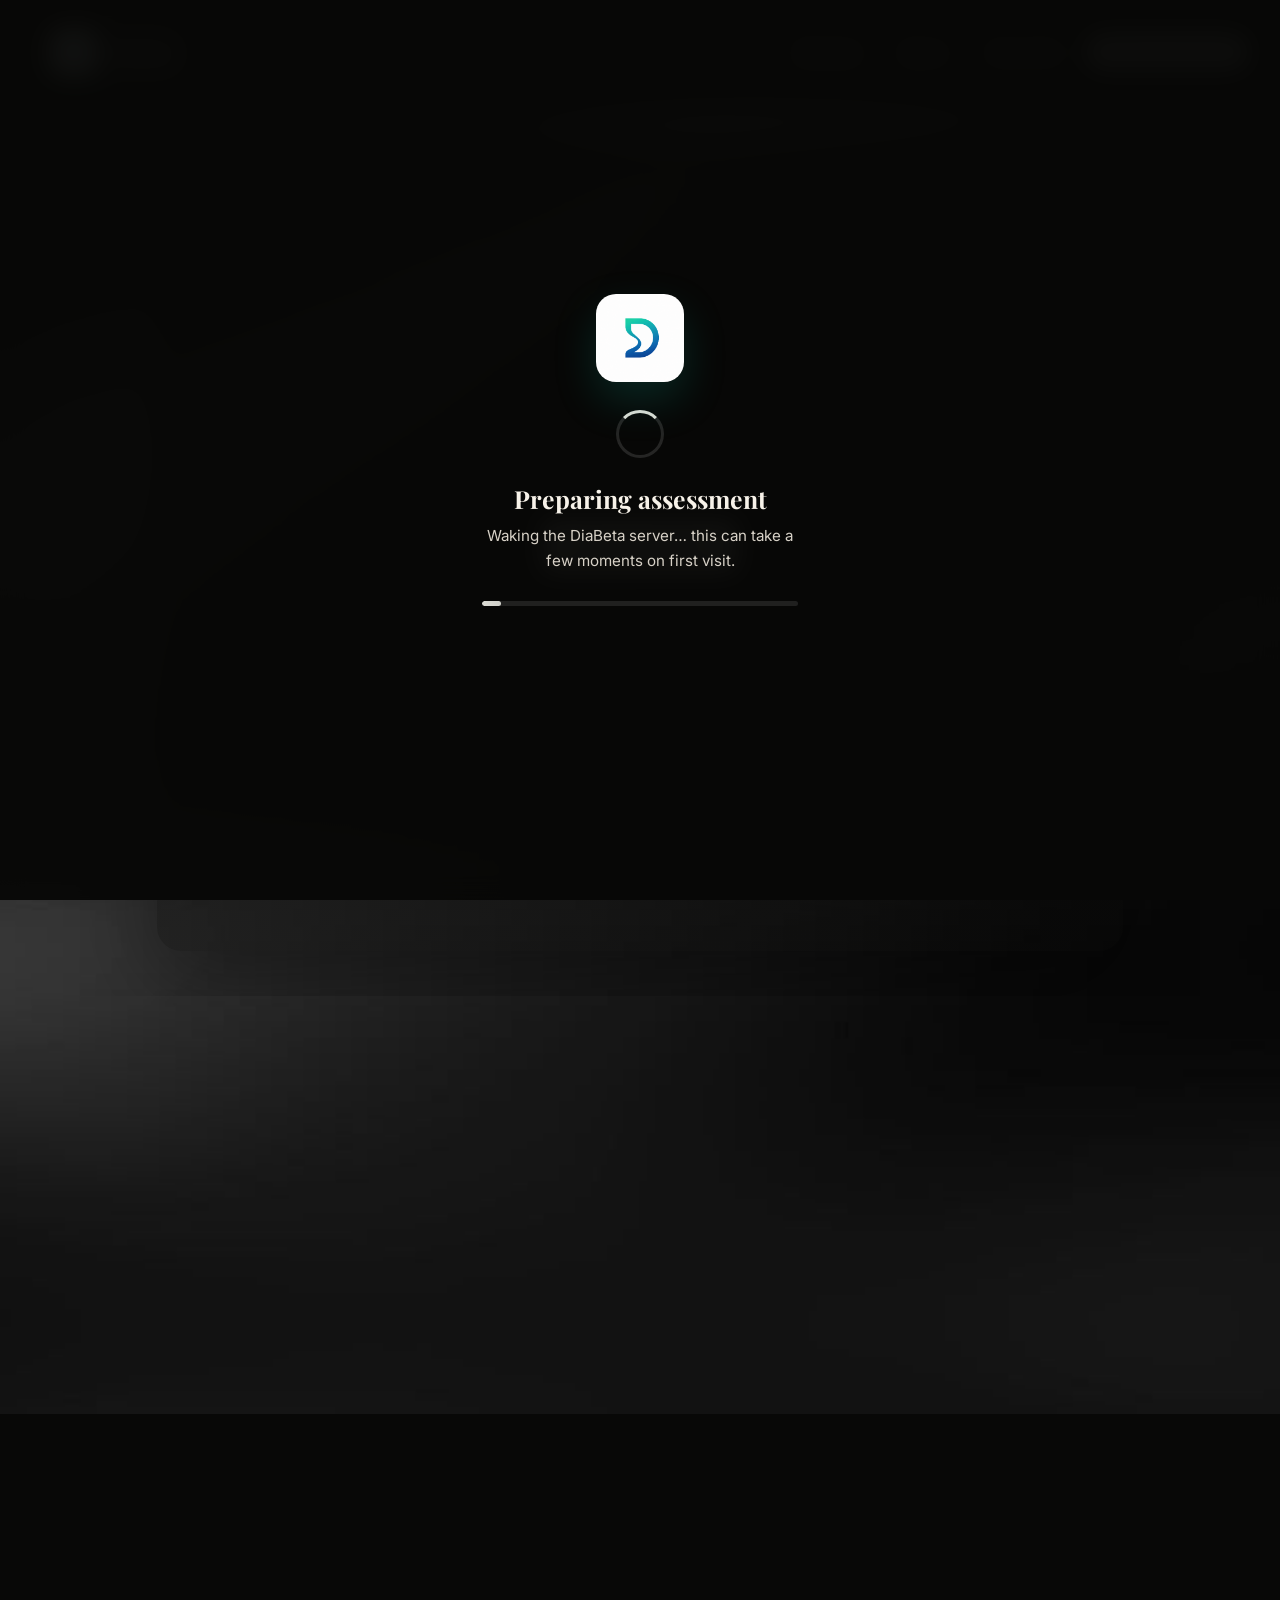
<file: frontend/index.html>
<!DOCTYPE html>
<html lang="en">
<head>
    <meta charset="UTF-8">
    <meta name="viewport" content="width=device-width, initial-scale=1.0">

    <title>DiaBeta</title>

    <link
        href="https://fonts.googleapis.com/css2?family=Inter:wght@300;400;600;700;800&family=Playfair+Display:wght@400;600;700;800;900&display=swap"
        rel="stylesheet"
    >

    <link rel="stylesheet" href="style.css">

    <style>
        /* ============================================================
           BMI CALCULATOR
        ============================================================ */

        .bmi-calc-wrapper {
            margin-bottom: 4px;
        }

        .bmi-toggle-btn {
            background: #f0f4f8;
            border: 1px solid #ccc;
            border-radius: 6px;
            padding: 6px 12px;
            cursor: pointer;
            font-size: 14px;
        }

        .bmi-panel {
            border: 1px solid #ddd;
            border-radius: 6px;
            padding: 12px;
            margin-top: 8px;
            background: #fafafa;
        }

        .bmi-inputs label {
            display: block;
            margin-bottom: 6px;
            font-size: 14px;
        }

        .bmi-inputs input {
            margin-left: 6px;
            width: 100px;
        }

        #bmiComputeBtn {
            margin-top: 6px;
            padding: 5px 14px;
            cursor: pointer;
        }

        #bmiResultPreview {
            margin-top: 10px;
            font-weight: bold;
            color: #2a6f2a;
            font-size: 16px;
        }


        /* ============================================================
           START ASSESSMENT TRANSITION
        ============================================================ */

        .intro-stage {
            opacity: 1;
            transform: translateY(0);
            visibility: visible;
            transition:
                opacity 0.55s ease,
                transform 0.55s ease,
                visibility 0.55s ease;
        }

        .assessment-section {
            opacity: 0;
            visibility: hidden;
            transform: translateY(30px);
            transition:
                opacity 0.55s ease,
                transform 0.55s ease,
                visibility 0.55s ease;
        }

        /*
         * Assessment is shown after Start Assessment is clicked.
         */
        body.assessment-ready .intro-stage {
            opacity: 0;
            transform: translateY(-30px);
            visibility: hidden;
            pointer-events: none;
            position: absolute;
            inset: 0;
        }

        body.assessment-ready .assessment-section {
            opacity: 1;
            visibility: visible;
            transform: translateY(0);
        }

        /*
         * Prevent the page from jumping when the intro disappears.
         */
        body.home-page:not(.assessment-ready) {
            overflow-x: hidden;
        }

        body.home-page.assessment-ready {
            overflow-x: hidden;
        }

        /*
         * Keep the assessment positioned at the top when opened.
         */
        body.assessment-ready .site-shell {
            min-height: 100vh;
        }

        /*
         * Slightly delay the assessment content for a smoother reveal.
         */
        body.assessment-ready .assessment-header,
        body.assessment-ready .drawer-overlay,
        body.assessment-ready .side-drawer {
            animation: assessmentFadeIn 0.45s ease forwards;
        }

        @keyframes assessmentFadeIn {
            from {
                opacity: 0;
            }

            to {
                opacity: 1;
            }
        }

        /*
         * Make the Start Assessment button feel clickable.
         */
        .intro-cta {
            cursor: pointer;
            transition:
                transform 0.2s ease,
                opacity 0.2s ease;
        }

        .intro-cta:hover {
            transform: translateY(-2px);
        }

        .intro-cta:active {
            transform: translateY(0);
        }

        .intro-cta:focus-visible {
            outline: 3px solid rgba(241, 149, 5, 0.35);
            outline-offset: 4px;
        }
    </style>
</head>


<body class="home-page">

    <!-- ============================================================
         COLD START LOADING OVERLAY
    ============================================================ -->

    <div
        id="coldStartOverlay"
        class="cold-start-overlay"
        aria-live="polite"
        aria-busy="true"
    >

        <div class="cold-start-content">

            <img
                class="cold-start-logo"
                src="diabeta-logo.png"
                alt="DiaBeta"
            >

            <div class="cold-start-spinner"></div>

            <h2 id="coldStartTitle">
                Preparing assessment
            </h2>

            <p id="coldStartMessage">
                Connecting to DiaBeta…
            </p>

            <div class="cold-start-progress">
                <div
                    class="cold-start-progress-fill"
                    id="coldStartProgress"
                ></div>
            </div>

            <button
                id="continueAnywayBtn"
                type="button"
                style="
                    display:none;
                    margin-top:18px;
                    padding:10px 18px;
                    border:0;
                    border-radius:8px;
                    cursor:pointer;
                    font-weight:600;
                "
            >
                Continue to DiaBeta
            </button>

        </div>

    </div>


    <!-- ============================================================
         MAIN APPLICATION
    ============================================================ -->

    <main class="site-shell">


        <!-- ========================================================
             INTRO / WELCOME SCREEN
        ======================================================== -->

        <section
            class="intro-stage animated-welcome"
            id="introStage"
            aria-label="Clinical Diabetes Risk Assessment"
        >

            <div class="intro-panel intro-panel-brand">

                <img
                    class="brand-logo"
                    src="diabeta-logo.png"
                    alt="DiaBeta logo"
                >

                <p class="welcome-line">
                    DiaBeta
                </p>

                <h1>
                    DiaBeta
                </h1>

            </div>


            <div class="intro-panel intro-panel-headline">

                <p>
                    Designed to assist healthcare professionals in evaluating
                    a patient's risk of diabetes using clinical parameters
                    and machine learning.
                </p>

            </div>


            <div class="intro-panel intro-panel-copy">

                <p>
                    This tool supports clinician decision-making with clear
                    input structure and evidence-based lab thresholds.
                </p>

            </div>


            <button
                class="intro-cta"
                type="button"
                id="startAssessment"
            >
                Start assessment
            </button>

        </section>


        <!-- ========================================================
             ASSESSMENT HEADER
        ======================================================== -->

        <div class="assessment-header">

            <a
                class="brand-mark"
                href="/"
                aria-label="DiaBeta home"
            >

                <img
                    src="diabeta-logo.png"
                    alt="DiaBeta logo"
                >

                <span>
                    DiaBeta
                </span>

            </a>


            <!-- MOBILE MENU -->

            <button
                class="nav-toggle"
                type="button"
                aria-label="Open navigation menu"
                aria-expanded="false"
                data-drawer-toggle
            >

                <svg
                    width="24"
                    height="24"
                    viewBox="0 0 24 24"
                    aria-hidden="true"
                    focusable="false"
                >

                    <rect
                        x="3"
                        y="3"
                        width="7"
                        height="7"
                        rx="2"
                    />

                    <rect
                        x="14"
                        y="3"
                        width="7"
                        height="7"
                        rx="2"
                    />

                    <rect
                        x="3"
                        y="14"
                        width="7"
                        height="7"
                        rx="2"
                    />

                    <rect
                        x="14"
                        y="14"
                        width="7"
                        height="7"
                        rx="2"
                    />

                </svg>

            </button>


            <!-- DESKTOP NAVIGATION -->

            <nav
                class="top-nav"
                aria-label="Main navigation"
            >

                <a href="records.html">
                    Records
                </a>

                <a href="about.html">
                    About
                </a>

                <a href="about_me.html">
                    About Me
                </a>

                <span class="assessment-pill">
                    Private assessment
                </span>

            </nav>

        </div>


        <!-- ========================================================
             MOBILE DRAWER
        ======================================================== -->

        <div
            class="drawer-overlay"
            aria-hidden="true"
        ></div>


        <aside
            class="side-drawer"
            aria-hidden="true"
        >

            <button
                class="drawer-close"
                type="button"
                aria-label="Close navigation menu"
                data-drawer-close
            >
                &times;
            </button>


            <nav
                class="drawer-nav"
                aria-label="Mobile navigation"
            >

                <a href="records.html">
                    Records
                </a>

                <a href="about.html">
                    About
                </a>

                <a href="about_me.html">
                    About Me
                </a>

                <span class="assessment-pill">
                    Private assessment
                </span>

            </nav>

        </aside>


        <!-- ========================================================
             ASSESSMENT SECTION
        ======================================================== -->

        <section
            class="assessment-section"
            id="assessmentSection"
            aria-label="Diabetes risk assessment"
        >


            <!-- ====================================================
                 HERO
            ==================================================== -->

            <section
                class="app-hero home-bar"
                aria-label="Clinical Diabetes Risk Assessment overview"
            >

                <div class="hero-copy">

                    <div class="hero-brand-lockup">

                        <img
                            class="brand-logo"
                            src="diabeta-logo.png"
                            alt="DiaBeta logo"
                        >

                        <span>
                            DiaBeta
                        </span>

                    </div>


                    <h1>
                        DiaBeta
                    </h1>


                    <p>
                        Clinical Diabetes Risk Assessment powered by
                        machine learning for healthcare professionals.
                    </p>


                    <div class="hero-highlights">

                        <div class="hero-highlight-card">

                            <p class="eyebrow">
                                Trusted by clinicians
                            </p>

                            <h3>
                                Fast risk assessment with
                                evidence-based clinical features.
                            </h3>

                        </div>


                        <div class="hero-note-list">

                            <div class="hero-note">

                                <strong>
                                    Streamlined intake
                                </strong>

                                <p>
                                    Enter key patient metrics quickly
                                    with helpful field guidance.
                                </p>

                            </div>


                            <div class="hero-note">

                                <strong>
                                    Clear outputs
                                </strong>

                                <p>
                                    Risk scores and summary insights
                                    designed for clinical review.
                                </p>

                            </div>

                        </div>

                    </div>

                </div>


                <div
                    class="hero-image-panel"
                    aria-hidden="true"
                >

                    <img
                        src="health-background.jpg"
                        alt=""
                    >

                    <div class="hero-overlay-card">

                        <p class="eyebrow">
                            Model probability
                        </p>

                        <div class="hero-score">
                            5.5<span>%</span>
                        </div>

                        <p>
                            Sample estimate for standardized
                            diabetes risk assessment.
                        </p>

                    </div>

                </div>

            </section>


            <!-- ====================================================
                 ASSESSMENT FORM AREA
            ==================================================== -->

            <div class="assessment-layout">


                <!-- SUMMARY -->

                <aside
                    class="assessment-summary"
                    aria-label="Assessment summary"
                >

                    <p class="eyebrow">
                        Clinical assessment
                    </p>

                    <h2>
                        Enter patient clinical parameters.
                    </h2>

                    <p class="summary-copy">
                        Designed to assist healthcare professionals
                        in evaluating a patient's risk of diabetes
                        using clinical parameters and machine learning.
                    </p>


                    <div class="summary-metrics">

                        <div>

                            <strong>
                                7
                            </strong>

                            <span>
                                inputs
                            </span>

                        </div>


                        <div>

                            <strong>
                                1
                            </strong>

                            <span>
                                result
                            </span>

                        </div>

                    </div>

                </aside>


                <!-- FORM -->

                <form
                    class="assessment-form"
                    id="assessmentForm"
                >

                    <div class="form-grid">


                        <!-- PATIENT NAME -->

                        <label class="field">

                            <span>
                                Patient Name
                            </span>

                            <input
                                type="text"
                                name="patient_name"
                                placeholder="Full name"
                                required
                            >

                        </label>


                        <!-- PATIENT ADDRESS -->

                        <label class="field">

                            <span>
                                Patient Address
                            </span>

                            <input
                                type="text"
                                name="patient_address"
                                placeholder="Home address"
                                required
                            >

                        </label>


                        <!-- AGE -->

                        <label class="field">

                            <span>
                                Age
                            </span>

                            <input
                                type="number"
                                name="age"
                                min="1"
                                max="120"
                                placeholder="45"
                                required
                            >

                        </label>


                        <!-- SEX -->

                        <label class="field">

                            <span>
                                Sex
                            </span>

                            <select
                                name="sex"
                                required
                            >

                                <option
                                    value=""
                                    disabled
                                    selected
                                >
                                    Select sex
                                </option>

                                <option value="0">
                                    Female
                                </option>

                                <option value="1">
                                    Male
                                </option>

                            </select>

                        </label>


                        <!-- BMI CALCULATOR -->

                        <div class="field field-wide bmi-calc-wrapper">

                            <button
                                type="button"
                                id="bmiToggleBtn"
                                class="bmi-toggle-btn"
                            >
                                BMI Calculator
                                (optional helper)
                            </button>


                            <div
                                id="bmiPanel"
                                class="bmi-panel"
                                style="display:none;"
                            >

                                <div class="bmi-inputs">

                                    <label>

                                        Weight (kg):

                                        <input
                                            type="number"
                                            id="bmiWeightKg"
                                            step="0.1"
                                            min="0"
                                        >

                                    </label>


                                    <label>

                                        Height (cm):

                                        <input
                                            type="number"
                                            id="bmiHeightCm"
                                            step="0.1"
                                            min="0"
                                        >

                                    </label>

                                </div>


                                <button
                                    type="button"
                                    id="bmiComputeBtn"
                                >
                                    Calculate
                                </button>


                                <div
                                    id="bmiResultPreview"
                                ></div>

                            </div>

                        </div>


                        <!-- BMI -->

                        <label class="field">

                            <span>
                                BMI
                                <small>
                                    (kg/m²)
                                </small>
                            </span>

                            <input
                                type="number"
                                step="0.1"
                                name="bmi"
                                min="1"
                                placeholder="27.5"
                                required
                            >

                        </label>


                        <!-- WAIST -->

                        <label class="field">

                            <span>
                                Waist Circumference
                            </span>

                            <input
                                type="number"
                                step="0.1"
                                name="waist_circumference_cm"
                                min="1"
                                placeholder="92.0"
                                required
                            >

                            <small>
                                Measured in centimeters
                            </small>

                        </label>


                        <!-- HBA1C -->

                        <label class="field">

                            <span>
                                HbA1c
                                <small>
                                    (%)
                                </small>
                            </span>

                            <input
                                type="number"
                                step="0.1"
                                name="hba1c"
                                min="1"
                                placeholder="5.6"
                                required
                            >

                            <small>
                                Percent
                            </small>

                        </label>


                        <!-- FASTING GLUCOSE -->

                        <label class="field">

                            <span>
                                Fasting Glucose
                                <small>
                                    (mg/dL)
                                </small>
                            </span>

                            <input
                                type="number"
                                step="0.1"
                                name="fasting_glucose_mgdl"
                                min="1"
                                placeholder="96"
                                required
                            >

                            <small>
                                mg/dL
                            </small>

                        </label>


                        <!-- RACE -->

                        <label class="field field-wide">

                            <span>
                                Race/Ethnicity
                            </span>

                            <select
                                name="race_ethnicity"
                                id="raceSelect"
                                required
                            >

                                <option
                                    value=""
                                    disabled
                                    selected
                                >
                                    Select race or ethnicity
                                </option>

                            </select>

                        </label>

                    </div>


                    <!-- SUBMIT -->

                    <button
                        class="primary-action"
                        type="submit"
                        id="submitBtn"
                    >
                        Estimate risk
                    </button>


                    <p
                        id="formError"
                        style="
                            color:#d64554;
                            margin-top:12px;
                            display:none;
                        "
                    ></p>

                </form>

            </div>

        </section>

    </main>


    <!-- ============================================================
         JAVASCRIPT
    ============================================================ -->

    <script>

        /* ============================================================
           BACKEND CONFIGURATION
        ============================================================ */

        const BACKEND_URL =
            "https://diabeta-2.onrender.com";


        /* ============================================================
           COLD START / BACKEND CONNECTION
        ============================================================ */

        (function () {

            const overlay =
                document.getElementById("coldStartOverlay");

            const title =
                document.getElementById("coldStartTitle");

            const message =
                document.getElementById("coldStartMessage");

            const progress =
                document.getElementById("coldStartProgress");

            const continueBtn =
                document.getElementById("continueAnywayBtn");


            const MAX_WAIT = 30000;

            const CHECK_INTERVAL = 2500;

            const HEALTH_TIMEOUT = 5000;


            let backendReady = false;

            let startTime = Date.now();


            async function checkHealth() {

                try {

                    const controller =
                        new AbortController();

                    const timeout =
                        setTimeout(
                            () => controller.abort(),
                            HEALTH_TIMEOUT
                        );


                    const response =
                        await fetch(
                            `${BACKEND_URL}/health`,
                            {
                                method: "GET",
                                cache: "no-store",
                                signal: controller.signal
                            }
                        );


                    clearTimeout(timeout);


                    if (response.ok) {

                        backendReady = true;

                        return true;

                    }

                } catch (error) {

                    console.log(
                        "Waiting for backend..."
                    );

                }

                return false;

            }


            function hideOverlay() {

                if (!overlay) {
                    return;
                }


                overlay.setAttribute(
                    "aria-busy",
                    "false"
                );


                overlay.classList.add("hidden");


                setTimeout(() => {

                    if (overlay) {
                        overlay.remove();
                    }

                }, 500);

            }


            function backendConnected() {

                backendReady = true;


                if (title) {

                    title.textContent =
                        "DiaBeta is ready";

                }


                if (message) {

                    message.textContent =
                        "Ready to perform your assessment.";

                }


                if (progress) {

                    progress.style.width =
                        "100%";

                }


                loadRaceMap();


                setTimeout(() => {

                    hideOverlay();

                }, 300);

            }


            function backendSlow() {

                if (title) {

                    title.textContent =
                        "Server is waking up";

                }


                if (message) {

                    message.textContent =
                        "The DiaBeta server is taking longer than usual to start. You can continue to the assessment.";

                }


                if (continueBtn) {

                    continueBtn.style.display =
                        "inline-block";


                    continueBtn.onclick = () => {

                        hideOverlay();

                        loadRaceMap();

                    };

                }

            }


            const progressTimer =
                setInterval(() => {

                    if (!progress) {
                        return;
                    }


                    const elapsed =
                        Date.now() - startTime;


                    const percentage =
                        Math.min(
                            90,
                            (elapsed / MAX_WAIT) * 100
                        );


                    progress.style.width =
                        percentage + "%";

                }, 300);


            async function waitForBackend() {

                if (await checkHealth()) {

                    clearInterval(progressTimer);

                    backendConnected();

                    return;

                }


                if (message) {

                    message.textContent =
                        "Waking the DiaBeta server… this can take a few moments on first visit.";

                }


                while (
                    !backendReady &&
                    Date.now() - startTime < MAX_WAIT
                ) {

                    await new Promise(
                        resolve =>
                            setTimeout(
                                resolve,
                                CHECK_INTERVAL
                            )
                    );


                    if (await checkHealth()) {

                        clearInterval(progressTimer);

                        backendConnected();

                        return;

                    }

                }


                clearInterval(progressTimer);

                backendSlow();

            }


            waitForBackend();

        })();


        /* ============================================================
           LOAD RACE / ETHNICITY MAP
        ============================================================ */

        async function loadRaceMap() {

            try {

                const response =
                    await fetch(
                        `${BACKEND_URL}/api/race-map`,
                        {
                            cache: "no-store"
                        }
                    );


                if (!response.ok) {

                    throw new Error(
                        "Failed to load race map"
                    );

                }


                const raceMap =
                    await response.json();


                const select =
                    document.getElementById(
                        "raceSelect"
                    );


                if (!select) {
                    return;
                }


                select.innerHTML = `
                    <option
                        value=""
                        disabled
                        selected
                    >
                        Select race or ethnicity
                    </option>
                `;


                Object.entries(raceMap)
                    .forEach(
                        ([code, label]) => {

                            const option =
                                document.createElement(
                                    "option"
                                );


                            option.value =
                                code;

                            option.textContent =
                                label;


                            select.appendChild(
                                option
                            );

                        }
                    );

            } catch (error) {

                console.error(
                    "Failed to load race map:",
                    error
                );

            }

        }


        /* ============================================================
           START ASSESSMENT
           
           IMPORTANT:
           We no longer use scrollIntoView().
           The intro simply transitions into the assessment.
        ============================================================ */

        const startButton =
            document.getElementById(
                "startAssessment"
            );


        const introStage =
            document.getElementById(
                "introStage"
            );


        const assessmentSection =
            document.getElementById(
                "assessmentSection"
            );


        const shouldOpenAssessment =
            new URLSearchParams(
                window.location.search
            ).get("assessment") === "1";


        function openAssessment() {

            if (!introStage ||
                !assessmentSection) {

                return;

            }


            document.body.classList.add(
                "assessment-ready"
            );


            introStage.setAttribute(
                "aria-hidden",
                "true"
            );


            assessmentSection.setAttribute(
                "aria-hidden",
                "false"
            );


            /*
             * Put the page at the top naturally.
             * No scrollIntoView(), so there is no awkward jump.
             */
            window.scrollTo({
                top: 0,
                behavior: "smooth"
            });

        }


        /*
         * If the user came through:
         *
         * index.html?assessment=1
         *
         * open the assessment directly.
         */

        if (shouldOpenAssessment) {

            openAssessment();

        }


        /*
         * Normal Start Assessment button.
         */

        if (startButton) {

            startButton.addEventListener(
                "click",
                openAssessment
            );

        }


        /* ============================================================
           BMI CALCULATOR
        ============================================================ */

        (function () {

            const toggleBtn =
                document.getElementById(
                    "bmiToggleBtn"
                );


            const panel =
                document.getElementById(
                    "bmiPanel"
                );


            const computeBtn =
                document.getElementById(
                    "bmiComputeBtn"
                );


            const resultPreview =
                document.getElementById(
                    "bmiResultPreview"
                );


            if (!toggleBtn ||
                !panel ||
                !computeBtn) {

                return;

            }


            toggleBtn.addEventListener(
                "click",
                () => {

                    panel.style.display =
                        panel.style.display === "none"
                            ? "block"
                            : "none";

                }
            );


            computeBtn.addEventListener(
                "click",
                () => {

                    const weightKg =
                        parseFloat(
                            document.getElementById(
                                "bmiWeightKg"
                            ).value
                        );


                    const heightCm =
                        parseFloat(
                            document.getElementById(
                                "bmiHeightCm"
                            ).value
                        );


                    if (
                        !weightKg ||
                        !heightCm
                    ) {

                        resultPreview.textContent =
                            "Enter weight and height";

                        return;

                    }


                    const heightM =
                        heightCm / 100;


                    let bmi =
                        weightKg /
                        (heightM * heightM);


                    bmi =
                        Math.round(
                            bmi * 10
                        ) / 10;


                    resultPreview.textContent =
                        `BMI: ${bmi} — enter this into the BMI field below`;


                    const bmiInput =
                        document.querySelector(
                            'input[name="bmi"]'
                        );


                    if (bmiInput) {

                        bmiInput.value =
                            bmi;

                    }

                }
            );

        })();


        /* ============================================================
           FORM SUBMISSION
        ============================================================ */

        document
            .getElementById("assessmentForm")
            .addEventListener(
                "submit",
                async (e) => {

                    e.preventDefault();


                    const btn =
                        document.getElementById(
                            "submitBtn"
                        );


                    const errEl =
                        document.getElementById(
                            "formError"
                        );


                    errEl.style.display =
                        "none";


                    btn.disabled =
                        true;


                    btn.textContent =
                        "Estimating…";


                    const formData =
                        new FormData(
                            e.target
                        );


                    const payload = {

                        patient_name:
                            formData.get(
                                "patient_name"
                            ),

                        patient_address:
                            formData.get(
                                "patient_address"
                            ),

                        age:
                            formData.get(
                                "age"
                            ),

                        sex:
                            formData.get(
                                "sex"
                            ),

                        bmi:
                            formData.get(
                                "bmi"
                            ),

                        waist_circumference_cm:
                            formData.get(
                                "waist_circumference_cm"
                            ),

                        hba1c:
                            formData.get(
                                "hba1c"
                            ),

                        fasting_glucose_mgdl:
                            formData.get(
                                "fasting_glucose_mgdl"
                            ),

                        race_ethnicity:
                            formData.get(
                                "race_ethnicity"
                            )

                    };


                    try {

                        const response =
                            await fetch(
                                `${BACKEND_URL}/api/predict`,
                                {
                                    method: "POST",

                                    headers: {
                                        "Content-Type":
                                            "application/json"
                                    },

                                    body:
                                        JSON.stringify(
                                            payload
                                        )
                                }
                            );


                        if (!response.ok) {

                            const errorData =
                                await response
                                    .json()
                                    .catch(
                                        () => ({})
                                    );


                            throw new Error(
                                errorData.error ||
                                "Prediction failed"
                            );

                        }


                        const result =
                            await response.json();


                        /* ============================================
                           STORE LAST RESULT
                        ============================================ */

                        const fullResult = {

                            id:
                                Date.now().toString(),

                            createdAt:
                                new Date().toISOString(),

                            tier:
                                result.tier,

                            probability:
                                result.prob_high,

                            person:
                                result.person,

                            reason:
                                result.reason,

                            shap:
                                result.shap_explanation

                        };


                        localStorage.setItem(
                            "diabeta_last_result",
                            JSON.stringify(
                                fullResult
                            )
                        );


                        /* ============================================
                           SAVE RECORD
                        ============================================ */

                        try {

                            const records =
                                JSON.parse(
                                    localStorage.getItem(
                                        "diabetaRecords"
                                    ) || "[]"
                                );


                            records.unshift(
                                fullResult
                            );


                            localStorage.setItem(
                                "diabetaRecords",
                                JSON.stringify(
                                    records.slice(
                                        0,
                                        50
                                    )
                                )
                            );

                        } catch (_) {

                            console.warn(
                                "Unable to save record locally."
                            );

                        }


                        /* ============================================
                           RESULT PAGE
                        ============================================ */

                        window.location.href =
                            "result.html";


                    } catch (error) {

                        console.error(
                            "Prediction error:",
                            error
                        );


                        errEl.textContent =
                            error.message ||
                            "Something went wrong. Please try again.";


                        errEl.style.display =
                            "block";


                        btn.disabled =
                            false;


                        btn.textContent =
                            "Estimate risk";

                    }

                }
            );

    </script>


    <!-- ============================================================
         GLOBAL APP JAVASCRIPT
    ============================================================ -->

    <script src="app.js"></script>

</body>
</html>
</file>
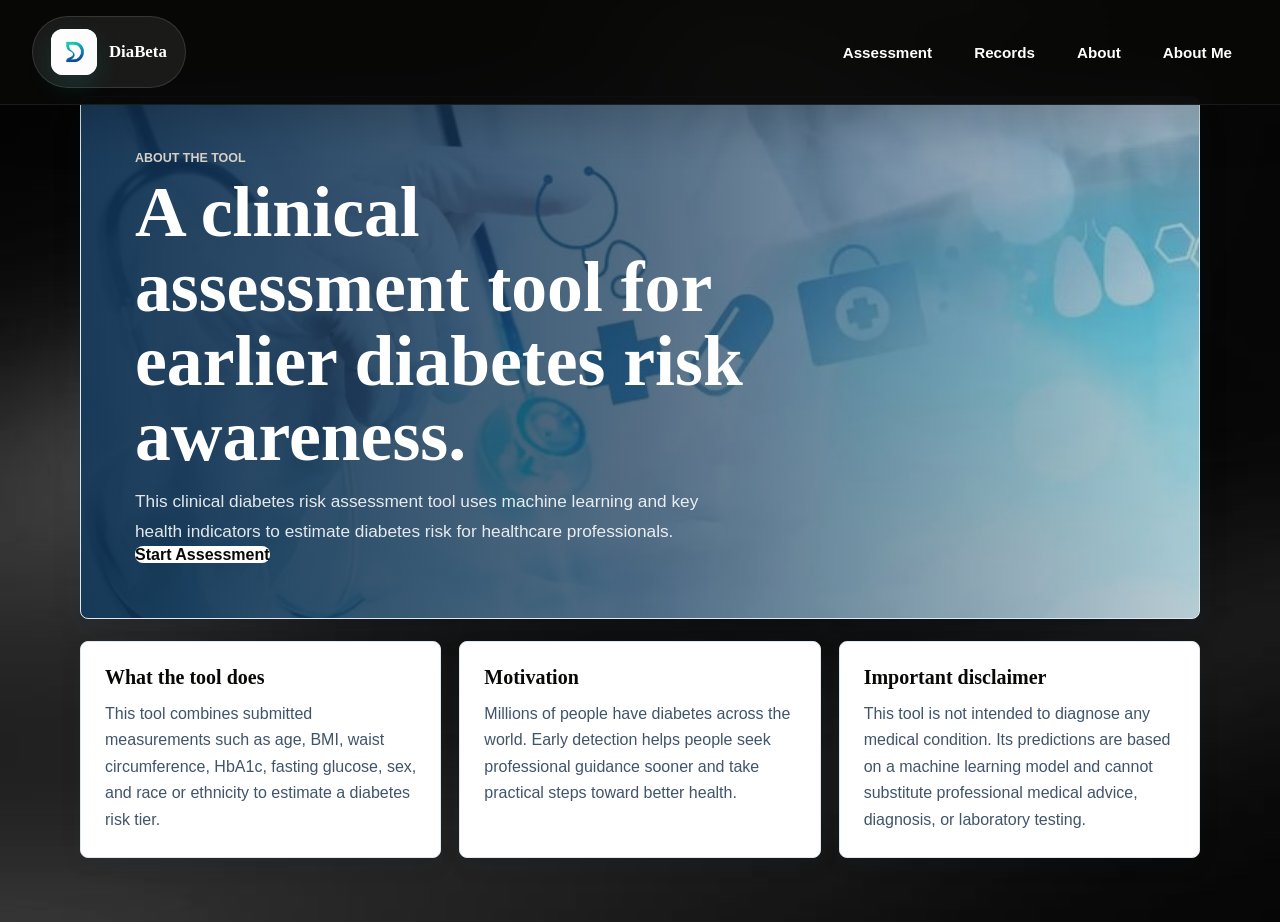
<file: frontend/about.html>
<!DOCTYPE html>
<html lang="en">
<head>
    <meta charset="UTF-8">
    <meta name="viewport" content="width=device-width, initial-scale=1.0">

    <title>About DiaBeta</title>

    <link rel="stylesheet" href="style.css">
</head>

<body class="about-page">

    <main class="page-shell">

        <!-- HEADER -->
        <header class="result-header">

            <a
                class="brand-mark"
                href="index.html?assessment=1"
                aria-label="DiaBeta assessment"
            >
                <img src="diabeta-logo.png" alt="DiaBeta logo">
                <span>DiaBeta</span>
            </a>

            <button
                class="nav-toggle"
                type="button"
                aria-label="Open navigation menu"
                aria-expanded="false"
                data-drawer-toggle
            >
                <span></span>
                <span></span>
                <span></span>
            </button>

            <!-- DESKTOP NAVIGATION -->
            <nav class="top-nav" aria-label="Main navigation">

                <a href="index.html?assessment=1">
                    Assessment
                </a>

                <a href="records.html">
                    Records
                </a>

                <a href="about.html">
                    About
                </a>

                <a href="about_me.html">
                    About Me
                </a>

            </nav>

        </header>


        <!-- MOBILE OVERLAY -->
        <div
            class="drawer-overlay"
            aria-hidden="true"
        ></div>


        <!-- MOBILE NAVIGATION -->
        <aside
            class="side-drawer"
            aria-hidden="true"
        >

            <button
                class="drawer-close"
                type="button"
                aria-label="Close navigation menu"
                data-drawer-close
            >
                &times;
            </button>

            <nav
                class="drawer-nav"
                aria-label="Mobile navigation"
            >

                <a href="index.html?assessment=1">
                    Assessment
                </a>

                <a href="records.html">
                    Records
                </a>

                <a href="about.html">
                    About
                </a>

                <a href="about_me.html">
                    About Me
                </a>

            </nav>

        </aside>


        <!-- ABOUT HERO -->
        <section class="info-hero image-backed-hero">

            <div>

                <p class="eyebrow">
                    About the tool
                </p>

                <h1>
                    A clinical assessment tool for earlier diabetes risk awareness.
                </h1>

                <p>
                    This clinical diabetes risk assessment tool uses machine
                    learning and key health indicators to estimate diabetes
                    risk for healthcare professionals.
                </p>

                <a
                    class="primary-link"
                    href="index.html?assessment=1"
                >
                    Start Assessment
                </a>

            </div>

        </section>


        <!-- INFORMATION CARDS -->
        <section class="info-grid">

            <article class="info-card">

                <h2>
                    What the tool does
                </h2>

                <p>
                    This tool combines submitted measurements such as age,
                    BMI, waist circumference, HbA1c, fasting glucose, sex,
                    and race or ethnicity to estimate a diabetes risk tier.
                </p>

            </article>


            <article class="info-card">

                <h2>
                    Motivation
                </h2>

                <p>
                    Millions of people have diabetes across the world.
                    Early detection helps people seek professional guidance
                    sooner and take practical steps toward better health.
                </p>

            </article>


            <article class="info-card">

                <h2>
                    Important disclaimer
                </h2>

                <p>
                    This tool is not intended to diagnose any medical condition.
                    Its predictions are based on a machine learning model and
                    cannot substitute professional medical advice, diagnosis,
                    or laboratory testing.
                </p>

            </article>

        </section>

    </main>


    <!-- APPLICATION JAVASCRIPT -->
    <script src="app.js"></script>

</body>
</html>
</file>
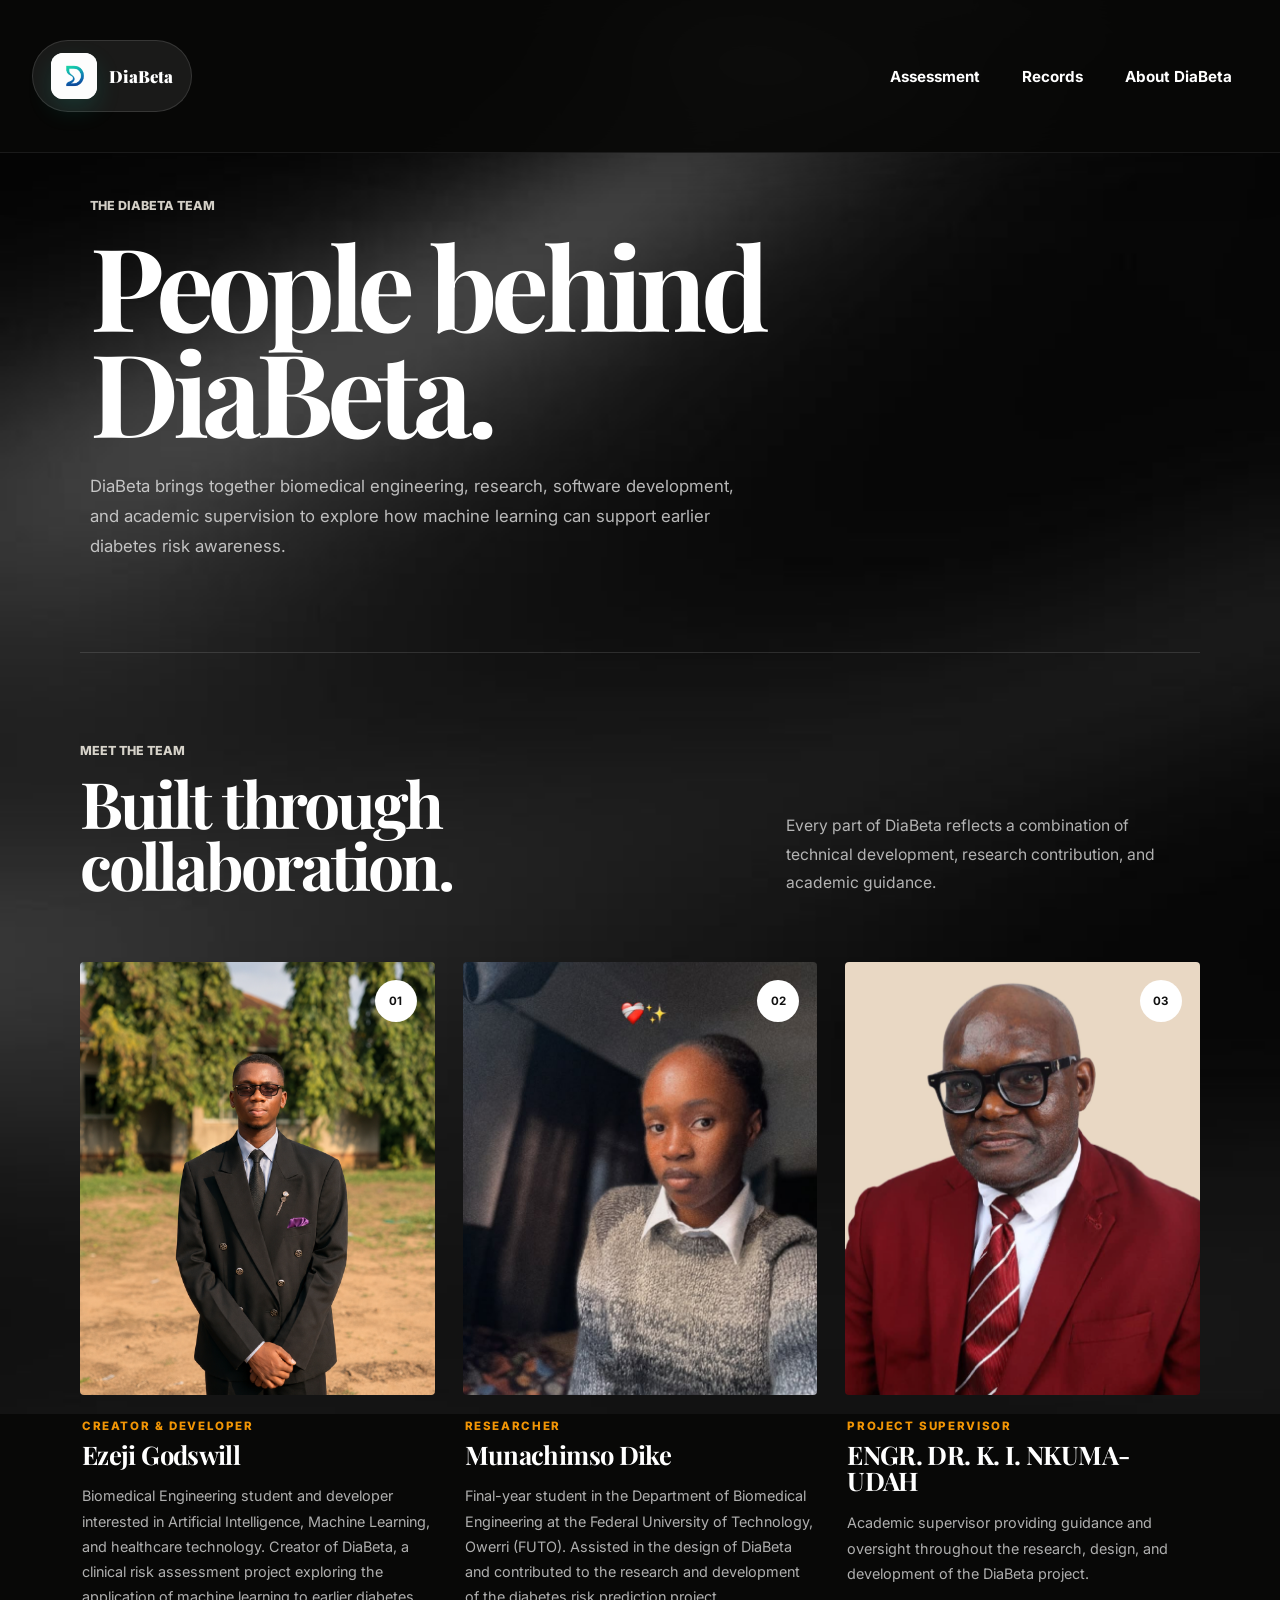
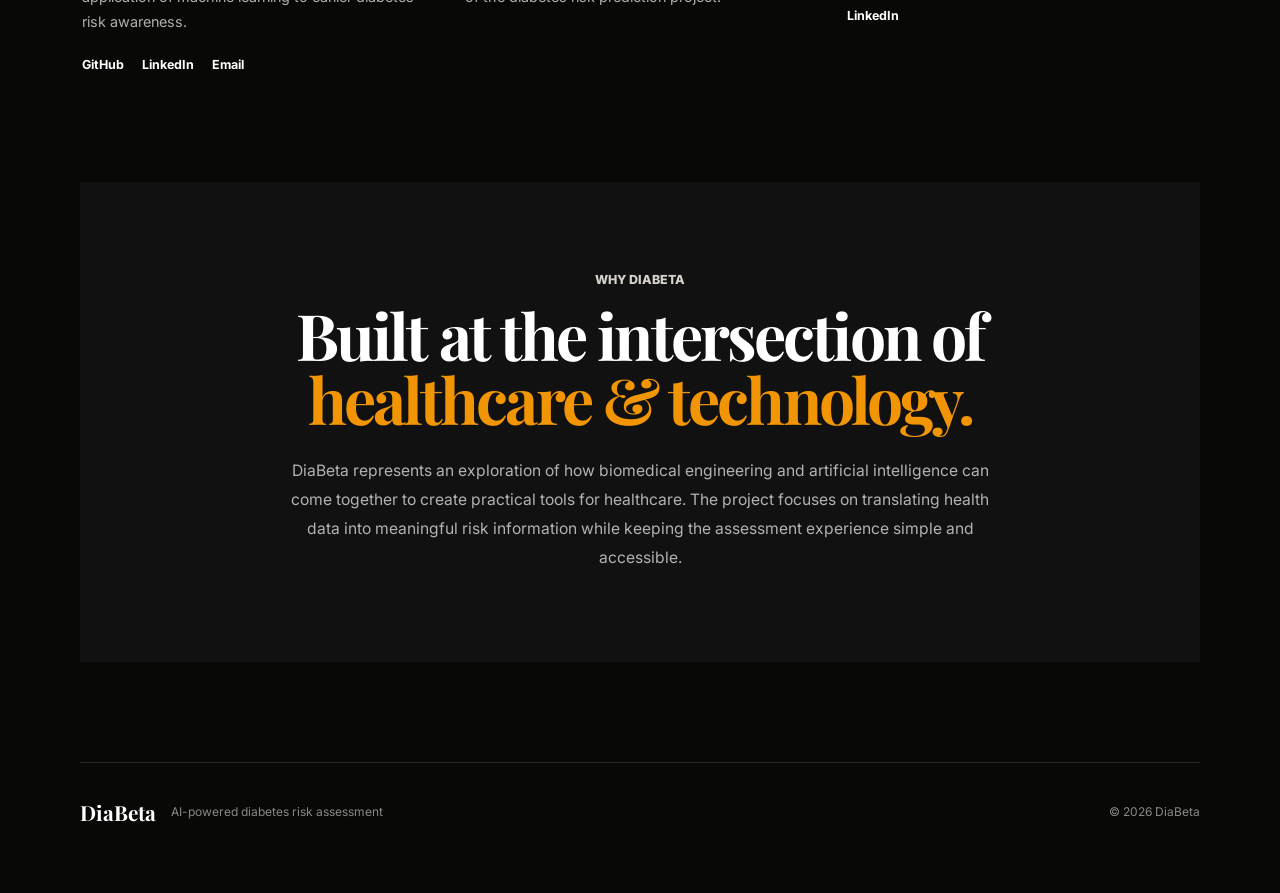
<file: frontend/about_me.html>
<!DOCTYPE html>
<html lang="en">
<head>
    <meta charset="UTF-8">
    <meta name="viewport" content="width=device-width, initial-scale=1.0">

    <title>About the Team | DiaBeta</title>

    <link
        href="https://fonts.googleapis.com/css2?family=Inter:wght@300;400;500;600;700;800&family=Playfair+Display:wght@400;600;700;800;900&display=swap"
        rel="stylesheet"
    >

    <link rel="stylesheet" href="style.css">
</head>

<body class="about-me-page">

    <main class="page-shell">

        <!-- HEADER -->
        <header class="result-header">

            <a
                class="brand-mark"
                href="index.html?assessment=1"
                aria-label="DiaBeta assessment"
            >
                <img src="diabeta-logo.png" alt="DiaBeta logo">
                <span>DiaBeta</span>
            </a>

            <button
                class="nav-toggle"
                type="button"
                aria-label="Open navigation menu"
                aria-expanded="false"
                data-drawer-toggle
            >
                <span></span>
                <span></span>
                <span></span>
            </button>

            <nav class="top-nav" aria-label="Main navigation">
                <a href="index.html?assessment=1">Assessment</a>
                <a href="records.html">Records</a>
                <a href="about.html">About DiaBeta</a>
            </nav>

        </header>


        <!-- MOBILE NAVIGATION -->
        <div class="drawer-overlay" aria-hidden="true"></div>

        <aside class="side-drawer" aria-hidden="true">

            <button
                class="drawer-close"
                type="button"
                aria-label="Close navigation menu"
                data-drawer-close
            >
                &times;
            </button>

            <nav class="drawer-nav" aria-label="Mobile navigation">
                <a href="index.html?assessment=1">Assessment</a>
                <a href="records.html">Records</a>
                <a href="about.html">About DiaBeta</a>
            </nav>

        </aside>


        <!-- HERO -->
        <section class="team-hero">

            <div class="team-hero-inner">

                <p class="eyebrow">The DiaBeta Team</p>

                <h1>
                    People behind
                    <span>DiaBeta.</span>
                </h1>

                <p class="team-hero-description">
                    DiaBeta brings together biomedical engineering, research,
                    software development, and academic supervision to explore
                    how machine learning can support earlier diabetes risk
                    awareness.
                </p>

            </div>

        </section>


        <!-- TEAM -->
        <section class="team-section">

            <div class="team-section-heading">

                <div>
                    <p class="eyebrow">Meet the team</p>

                    <h2>
                        Built through
                        <span>collaboration.</span>
                    </h2>
                </div>

                <p>
                    Every part of DiaBeta reflects a combination of technical
                    development, research contribution, and academic guidance.
                </p>

            </div>


            <div class="team-grid">


                <!-- GODSWILL -->
                <article class="team-member">

                    <div class="team-image-wrap">

                        <img
                            src="profile-photo.png"
                            alt="Ezeji Godswill"
                            class="team-image"
                        >

                        <span class="team-number">01</span>

                    </div>

                    <div class="team-member-info">

                        <p class="team-role">
                            Creator & Developer
                        </p>

                        <h3>
                            Ezeji Godswill
                        </h3>

                        <p class="team-bio">
                            Biomedical Engineering student and developer
                            interested in Artificial Intelligence, Machine
                            Learning, and healthcare technology. Creator of
                            DiaBeta, a clinical risk assessment project
                            exploring the application of machine learning to
                            earlier diabetes risk awareness.
                        </p>

                        <div class="team-links">

                            <a
                                href="https://github.com/cdzxs"
                                target="_blank"
                                rel="noreferrer"
                            >
                                GitHub
                            </a>

                            <a
                                href="https://www.linkedin.com/in/ezeji-godswill-9aa573255/"
                                target="_blank"
                                rel="noreferrer"
                            >
                                LinkedIn
                            </a>

                            <a
                                href="mailto:ezejigodswill041@gmail.com"
                            >
                                Email
                            </a>

                        </div>

                    </div>

                </article>


                <!-- MUNACHIMSO -->
                <article class="team-member">

                    <div class="team-image-wrap">

                        <img
                            src="muna.jpeg"
                            alt="Munachimso Dike"
                            class="team-image"
                        >

                        <span class="team-number">02</span>

                    </div>

                    <div class="team-member-info">

                        <p class="team-role">
                            Researcher
                        </p>

                        <h3>
                            Munachimso Dike
                        </h3>

                        <p class="team-bio">
                            Final-year student in the Department of Biomedical
                            Engineering at the Federal University of
                            Technology, Owerri (FUTO). Assisted in the design
                            of DiaBeta and contributed to the research and
                            development of the diabetes risk prediction
                            project.
                        </p>

                    </div>

                </article>


                <!-- SUPERVISOR -->
                <article class="team-member">

                    <div class="team-image-wrap">

                        <img
                            src="kenneth.png"
                            alt="ENGR. DR. K. I. NKUMA-UDAH"
                            class="team-image"
                        >

                        <span class="team-number">03</span>

                    </div>

                    <div class="team-member-info">

                        <p class="team-role">
                            Project Supervisor
                        </p>

                        <h3>
                            ENGR. DR. K. I. NKUMA-UDAH
                        </h3>

                        <p class="team-bio">
                            Academic supervisor providing guidance and
                            oversight throughout the research, design, and
                            development of the DiaBeta project.
                        </p>

                        <div class="team-links">

                            <a
                                href="https://www.linkedin.com/in/drkenneth/"
                                target="_blank"
                                rel="noreferrer"
                            >
                                LinkedIn
                            </a>

                        </div>

                    </div>

                </article>


            </div>

        </section>


        <!-- PROJECT STATEMENT -->
        <section class="team-statement">

            <p class="eyebrow">
                Why DiaBeta
            </p>

            <h2>
                Built at the intersection of
                <span>healthcare & technology.</span>
            </h2>

            <p>
                DiaBeta represents an exploration of how biomedical engineering
                and artificial intelligence can come together to create
                practical tools for healthcare. The project focuses on
                translating health data into meaningful risk information while
                keeping the assessment experience simple and accessible.
            </p>

        </section>


        <!-- FOOTER -->
        <footer class="team-footer">

            <div>
                <strong>DiaBeta</strong>
                <span>
                    AI-powered diabetes risk assessment
                </span>
            </div>

            <p>
                © 2026 DiaBeta
            </p>

        </footer>


    </main>


    <!-- HEADER HEIGHT -->
    <script>

        (function () {

            function setHeaderHeight() {

                const header =
                    document.querySelector(
                        '.assessment-header, .result-header'
                    );

                if (!header) return;

                const height =
                    header.offsetHeight;

                document.documentElement.style.setProperty(
                    '--header-h',
                    (height + 16) + 'px'
                );

            }

            window.addEventListener(
                'load',
                setHeaderHeight
            );

            window.addEventListener(
                'resize',
                setHeaderHeight
            );

        })();

    </script>


    <!-- DIA BETA JAVASCRIPT -->
    <script src="app.js"></script>

</body>
</html>
</file>
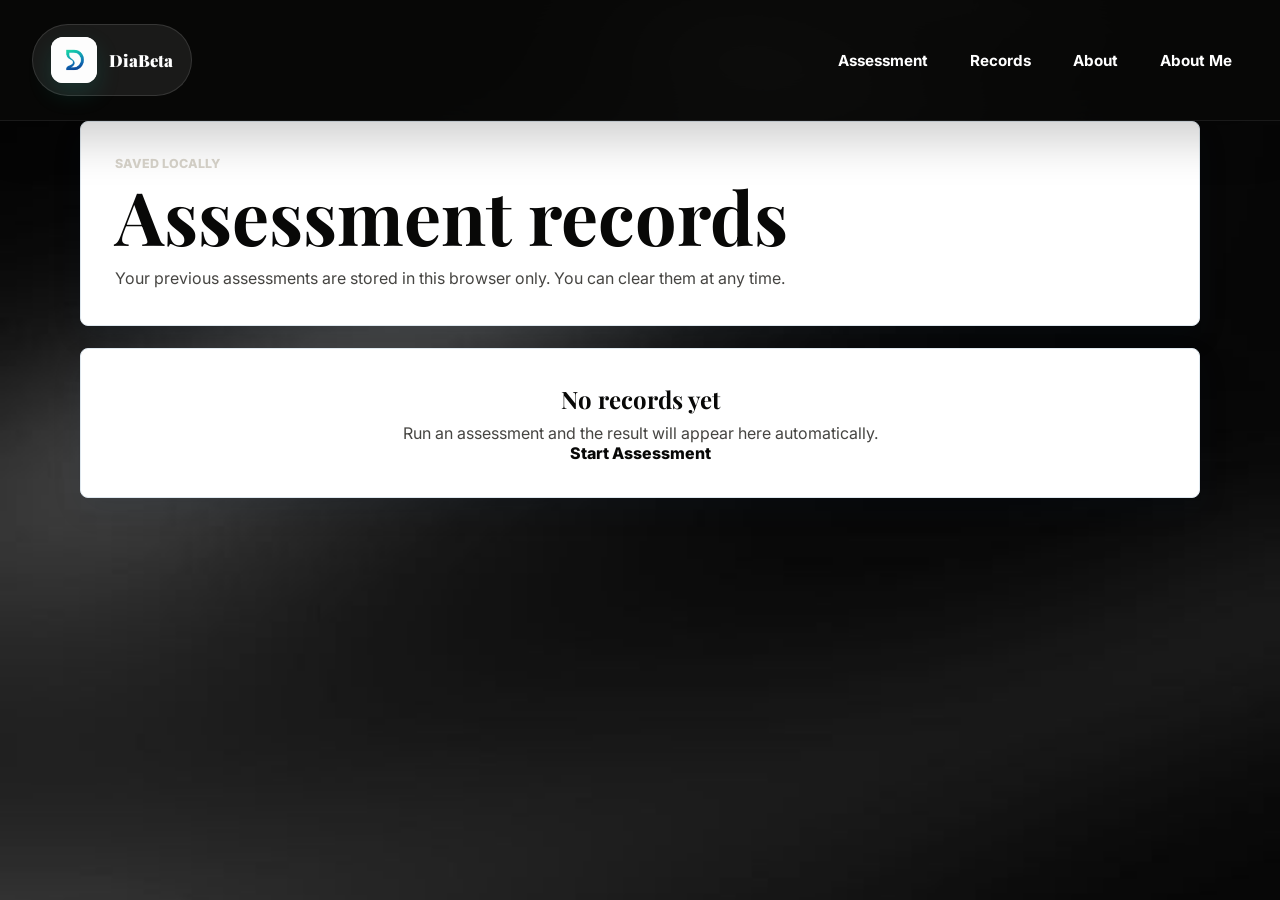
<file: frontend/records.html>
<!DOCTYPE html>
<html lang="en">
<head>
    <meta charset="UTF-8">
    <meta name="viewport" content="width=device-width, initial-scale=1.0">

    <title>Records - DiaBeta</title>

    <link href="https://fonts.googleapis.com/css2?family=Inter:wght@300;400;600;700;800&family=Playfair+Display:wght@400;600;700;800;900&display=swap" rel="stylesheet">

    <link rel="stylesheet" href="style.css">
</head>

<body class="records-page">

    <main class="page-shell">

        <!-- HEADER -->
        <header class="result-header">

            <a
                class="brand-mark"
                href="index.html?assessment=1"
                aria-label="DiaBeta assessment"
            >
                <img src="diabeta-logo.png" alt="DiaBeta logo">
                <span>DiaBeta</span>
            </a>

            <button
                class="nav-toggle"
                type="button"
                aria-label="Open navigation menu"
                aria-expanded="false"
                data-drawer-toggle
            >
                <span></span>
                <span></span>
                <span></span>
            </button>

            <!-- DESKTOP NAVIGATION -->
            <nav class="top-nav" aria-label="Main navigation">

                <a href="index.html?assessment=1">
                    Assessment
                </a>

                <a href="records.html">
                    Records
                </a>

                <a href="about.html">
                    About
                </a>

                <a href="about_me.html">
                    About Me
                </a>

            </nav>

        </header>


        <!-- MOBILE OVERLAY -->
        <div
            class="drawer-overlay"
            aria-hidden="true"
        ></div>


        <!-- MOBILE DRAWER -->
        <aside
            class="side-drawer"
            aria-hidden="true"
        >

            <button
                class="drawer-close"
                type="button"
                aria-label="Close navigation menu"
                data-drawer-close
            >
                &times;
            </button>

            <nav
                class="drawer-nav"
                aria-label="Mobile navigation"
            >

                <a href="index.html?assessment=1">
                    Assessment
                </a>

                <a href="records.html">
                    Records
                </a>

                <a href="about.html">
                    About
                </a>

                <a href="about_me.html">
                    About Me
                </a>

            </nav>

        </aside>


        <!-- PAGE HEADER -->
        <section class="page-hero">

            <p class="eyebrow">
                Saved locally
            </p>

            <h1>
                Assessment records
            </h1>

            <p>
                Your previous assessments are stored in this browser only.
                You can clear them at any time.
            </p>

        </section>


        <!-- RECORDS -->
        <section
            class="records-list"
            id="recordsList"
            aria-live="polite"
        ></section>

    </main>


    <!-- RECORD MODAL -->
    <div
        class="record-modal"
        id="recordModal"
        hidden
    >

        <div
            class="record-modal-panel"
            role="dialog"
            aria-modal="true"
            aria-labelledby="recordModalTitle"
        >

            <button
                class="modal-close"
                type="button"
                data-close-record
            >
                Close
            </button>

            <div id="recordModalContent"></div>

        </div>

    </div>


    <!-- HEADER HEIGHT -->
    <script>
        (function () {

            function setHeaderHeight() {

                const header = document.querySelector(
                    '.assessment-header, .result-header'
                );

                if (!header) return;

                const height = header.offsetHeight;

                document.documentElement.style.setProperty(
                    '--header-h',
                    (height + 16) + 'px'
                );
            }

            window.addEventListener(
                'load',
                setHeaderHeight
            );

            window.addEventListener(
                'resize',
                setHeaderHeight
            );

        })();
    </script>


    <!-- APP JAVASCRIPT -->
    <script src="app.js"></script>

</body>
</html>
</file>
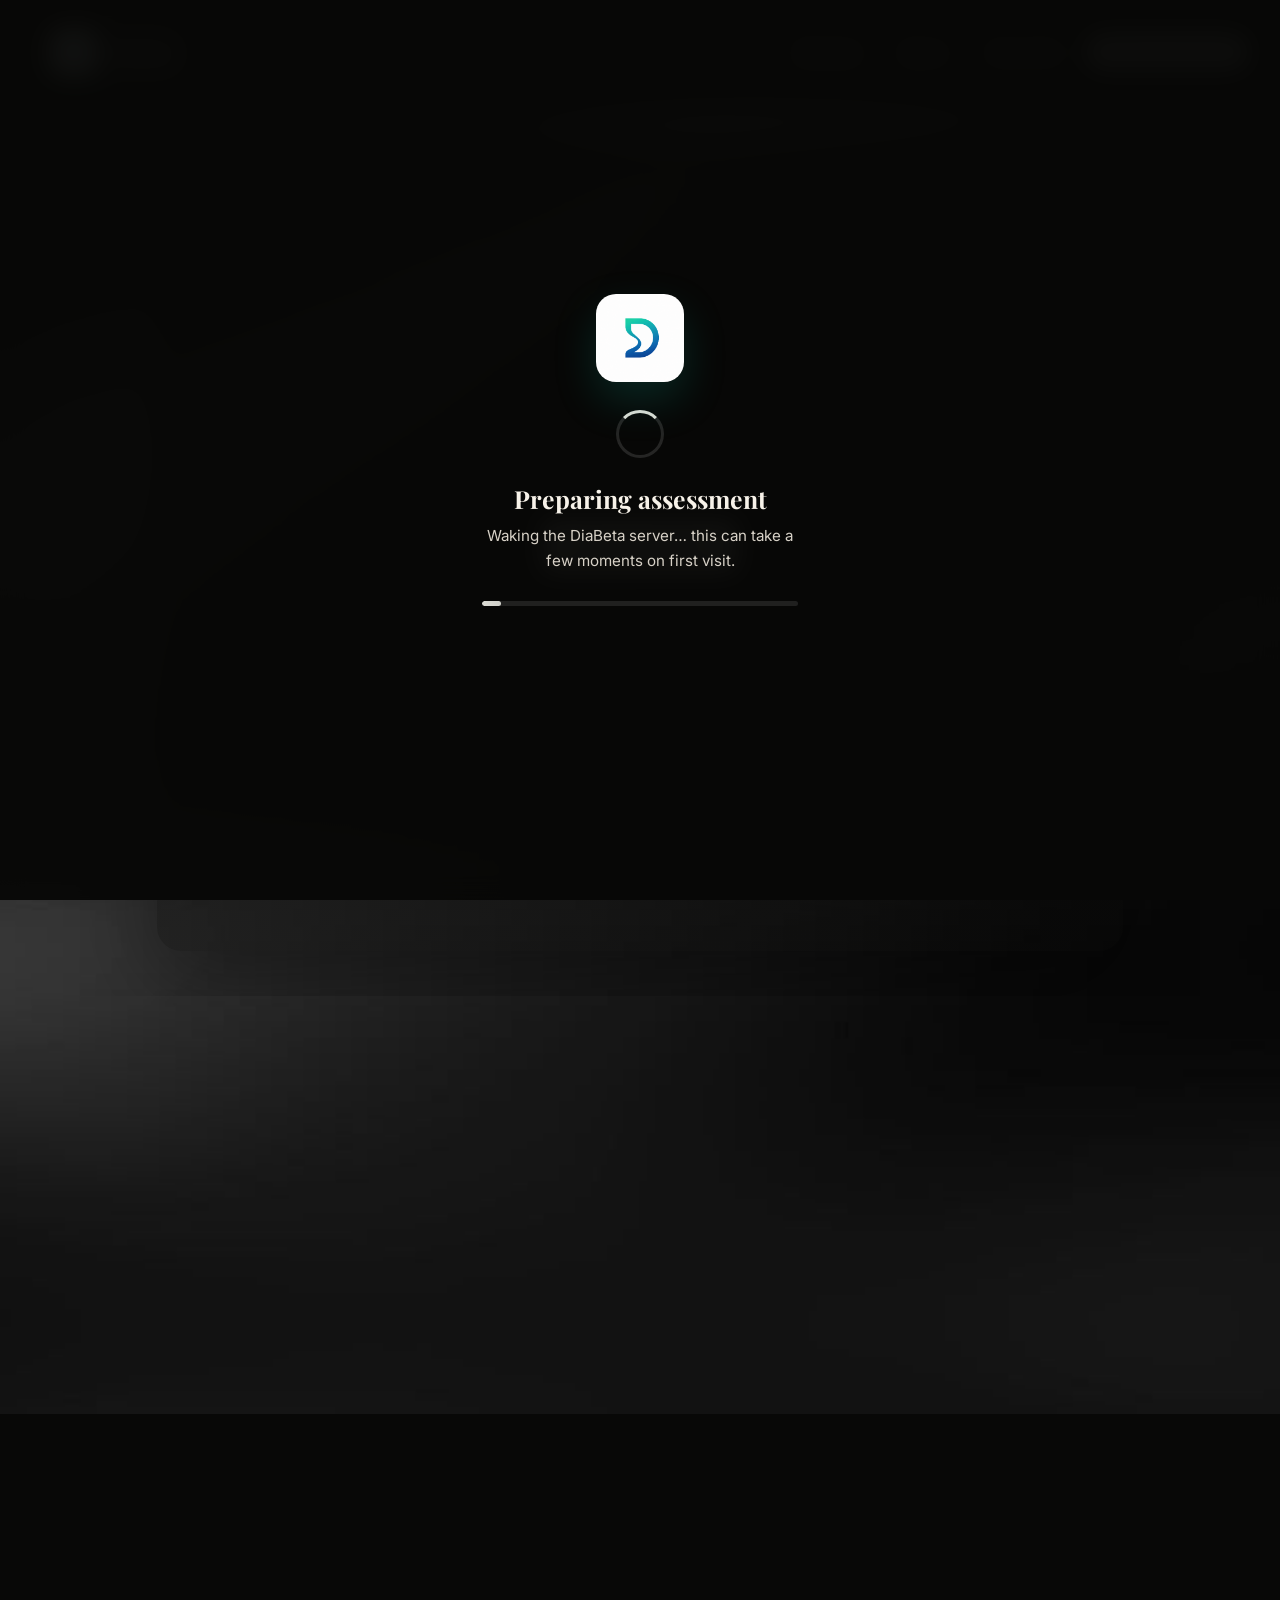
<file: frontend/result.html>
<!DOCTYPE html>
<html lang="en">
<head>
    <meta charset="UTF-8">
    <meta name="viewport" content="width=device-width, initial-scale=1.0">
    <title>Result - DiaBeta</title>
    <link href="https://fonts.googleapis.com/css2?family=Inter:wght@300;400;600;700;800&family=Playfair+Display:wght@400;600;700;800;900&display=swap" rel="stylesheet">
    <link rel="stylesheet" href="style.css">
</head>
<body class="result-page">
    <main class="result-shell">
        <header class="result-header">
            <a class="brand-mark" href="index.html?assessment=1" aria-label="DiaBeta assessment">
                <img src="diabeta-logo.png" alt="DiaBeta logo">
                <span>DiaBeta</span>
            </a>
            <button class="nav-toggle" type="button" aria-label="Open navigation menu" aria-expanded="false" data-drawer-toggle>
                <span></span>
                <span></span>
                <span></span>
            </button>
            <nav class="top-nav" aria-label="Main navigation">
                <a href="records.html">Records</a>
                <a href="about.html">About</a>
                <a href="about_me.html">About Me</a>
                <button class="secondary-action" type="button" data-download-current>Download PDF</button>
                <a href="index.html?assessment=1" class="secondary-action">New Assessment</a>
            </nav>
        </header>

        <div class="drawer-overlay" aria-hidden="true"></div>
        <aside class="side-drawer" aria-hidden="true">
            <button class="drawer-close" type="button" aria-label="Close navigation menu" data-drawer-close>&times;</button>
            <nav class="drawer-nav" aria-label="Mobile navigation">
                <a href="records.html">Records</a>
                <a href="about.html">About</a>
                <a href="about_me.html">About Me</a>
                <a href="index.html?assessment=1">New Assessment</a>
            </nav>
        </aside>

        <section class="result-hero" id="resultHero">
            <div>
                <p class="eyebrow">Assessment result</p>
                <h1 id="tierTitle">– risk</h1>
                <p class="result-copy">Your estimated likelihood of a high-risk diabetes profile is shown below.</p>
            </div>

            <div class="risk-score risk-circle">
                <div class="risk-value"><span id="probValue">–</span><span class="percent">%</span></div>
                <small>Model probability</small>
            </div>

            <div class="hero-overlay-card result-hero-card">
                <p class="eyebrow">Model probability</p>
                <div class="hero-score"><span id="probValue2">–</span><span>%</span></div>
                <p>Based on the submitted patient details and model output.</p>
            </div>
        </section>

        <section class="result-grid">
            <div class="result-card gauge-card">
                <div class="section-heading">
                    <h2>Risk Meter</h2>
                    <p>Low, moderate, and high zones are represented by the arc.</p>
                </div>
                <div class="gauge-wrapper">
                    <canvas id="gauge" width="280" height="170"></canvas>
                </div>
            </div>

            <!-- Clinical Rule (shown only when reason exists) -->
            <div class="result-card" id="reasonCard" style="display:none;">
                <div class="section-heading">
                    <h2>Clinical Rule</h2>
                    <p>This result was triggered by a lab value threshold.</p>
                </div>
                <ul class="reason-list" id="reasonList"></ul>
            </div>

            <!-- Top Factors (SHAP) -->
            <div class="result-card shap-card" id="shapCard" style="display:none;">
                <div class="section-heading">
                    <h2>Top Factors</h2>
                    <p>Red increases risk. Green lowers risk.</p>
                </div>
                <div class="shap-list" id="shapList"></div>
            </div>
        </section>

        <section class="result-card input-card">
            <div class="section-heading">
                <h2>Submitted Details</h2>
                <p>The values used for this assessment.</p>
            </div>
            <dl class="input-list" id="inputList"></dl>
        </section>
    </main>
    
    <script src="gauge.js"></script>
    <script>
        // Load result from localStorage
        const stored = localStorage.getItem('diabeta_last_result');
        if (!stored) {
            window.location.href = 'index.html';
        }

        const result = JSON.parse(stored);
        window.DIABETA_RESULT = result;

        // Fill basic values
        const tier = result.tier || '–';
        const prob = result.probability ?? '–';

        document.getElementById('tierTitle').textContent = `${tier} risk`;
        document.getElementById('probValue').textContent = prob;
        document.getElementById('probValue2').textContent = prob;

        // Add tier accent class
        const hero = document.getElementById('resultHero');
        hero.classList.add(`tier-accent-${tier}`);

        // Clinical Rule
        if (Array.isArray(result.reason) && result.reason.length > 0) {
            const reasonCard = document.getElementById('reasonCard');
            const reasonList = document.getElementById('reasonList');
            reasonCard.style.display = 'block';
            result.reason.forEach(r => {
                const li = document.createElement('li');
                li.textContent = r;
                reasonList.appendChild(li);
            });
        }

        // SHAP Top Factors
        if (Array.isArray(result.shap) && result.shap.length > 0) {
            const shapCard = document.getElementById('shapCard');
            const shapList = document.getElementById('shapList');
            shapCard.style.display = 'block';

            result.shap.forEach(item => {
                const row = document.createElement('div');
                row.className = 'shap-bar-row';
                row.innerHTML = `
                    <div class="shap-bar-label">${item.feature}</div>
                    <div class="shap-bar-track">
                        <div class="shap-bar-fill ${item.direction}" style="width: ${item.magnitude_pct}%;"></div>
                    </div>
                `;
                shapList.appendChild(row);
            });
        }

        // Submitted Details
        const inputList = document.getElementById('inputList');
        if (result.person) {
            Object.entries(result.person).forEach(([label, value]) => {
                const div = document.createElement('div');
                div.innerHTML = `
                    <dt>${label}</dt>
                    <dd>${value}</dd>
                `;
                inputList.appendChild(div);
            });
        }

        // Draw gauge
        if (typeof drawGauge === 'function' && typeof prob === 'number') {
            drawGauge("gauge", prob / 100);
        } else if (typeof drawGauge === 'function') {
            drawGauge("gauge", 0);
        }
    </script>
    <script src="app.js"></script>
</body>
</html>
</file>
<file: frontend/style.css>
/* =========================================================
   DIABETA — GLOBAL STYLES
   ========================================================= */

:root {
    --ink: #080807;
    --muted: #464542;
    --line: #cfcfc9;
    --paper: #DDDDD5;
    --mist: #f6f6f4;
    --accent: #080807;
    --accent-soft: rgba(8, 8, 7, 0.06);
    --navy: #080807;

    --success: #0e4f3e;
    --caution: #b06a2a;
    --danger: #8b2f2f;

    --coral: #d64554;
    --green: #0e4f3e;
    --blue: #1767b3;
    --teal: #0e5b3f;

    --shadow: 0 22px 64px rgba(8, 8, 7, 0.08);

    --header-h: 96px;
}


/* =========================================================
   RESET
   ========================================================= */

* {
    box-sizing: border-box;
    margin: 0;
    padding: 0;
}

html {
    scroll-behavior: smooth;
}

body {
    min-height: 100vh;
    color: var(--ink);
    font-family: "Inter", "Segoe UI", Arial, sans-serif;

    background:
        #080807
        url("background.jpg")
        center center / cover fixed no-repeat;

    overflow-x: hidden;
}

button,
input,
select {
    font: inherit;
}

button {
    -webkit-tap-highlight-color: transparent;
}

a {
    color: inherit;
}


/* =========================================================
   GLOBAL SHELL
   ========================================================= */

.site-shell,
.result-shell,
.page-shell {
    width: min(1120px, calc(100% - 32px));
    margin: 0 auto;
    padding-top: var(--header-h);
}

.result-shell,
.page-shell {
    padding-bottom: 64px;
}

.assessment-section,
.result-shell,
.page-shell {
    margin-top: 0;
}


/* =========================================================
   TYPOGRAPHY
   ========================================================= */

h1,
h2,
h3,
.brand-mark span,
.hero-copy h1,
.intro-panel-headline p {
    font-family: "Playfair Display", "Inter", serif;
}

.intro-panel h1,
.hero-copy h1 {
    font-weight: 700;
    letter-spacing: -0.6px;
}

.hero-copy h1 {
    font-size: clamp(2.8rem, 6vw, 5.2rem);
    line-height: 0.98;
}


/* =========================================================
   INTRO / LANDING SCREEN
   ========================================================= */

.intro-stage {
    position: relative;

    display: grid;

    min-height: 100vh;

    place-items: center;

    overflow: hidden;

    text-align: center;

    padding: 32px 0;
}

.intro-stage::before {
    content: "";

    position: absolute;

    inset: 5vh 6vw;

    border-radius: 24px;

    background:
        linear-gradient(
            180deg,
            rgba(8, 8, 7, 0.72),
            rgba(8, 8, 7, 0.35)
        );

    box-shadow:
        0 30px 90px rgba(0, 0, 0, 0.38);
}


/* =========================================================
   INTRO PANELS
   ========================================================= */

.intro-panel {
    position: absolute;

    display: grid;

    max-width: 700px;
    width: min(92vw, 700px);

    place-items: center;

    gap: 16px;

    padding: 26px 30px;

    opacity: 0;

    transform:
        translateY(26px)
        scale(0.96);

    animation:
        stageMessage 3.4s ease both;

    overflow-wrap: anywhere;

    background:
        rgba(8, 8, 7, 0.76);

    border:
        1px solid rgba(255, 255, 255, 0.18);

    box-shadow:
        0 32px 90px rgba(0, 0, 0, 0.32);

    color: #ffffff;
}

.intro-panel-brand {
    animation-delay: 0.2s;
}

.intro-panel-headline {
    animation-delay: 3.8s;
}

.intro-panel-copy {
    animation-delay: 7.4s;
}

.brand-logo {
    width: clamp(112px, 18vw, 178px);

    aspect-ratio: 1;

    object-fit: contain;

    border-radius: 24px;

    box-shadow:
        0 18px 44px rgba(17, 184, 162, 0.2);
}

.welcome-line,
.eyebrow {
    color: #d7d3ca;

    font-size: 0.78rem;

    font-weight: 800;

    letter-spacing: 0;

    text-transform: uppercase;
}

.intro-panel h1 {
    color: #f7f2e9;

    font-size: clamp(2rem, 6vw, 4rem);

    font-weight: 750;

    line-height: 1.02;
}

.intro-panel-headline p {
    max-width: 100%;

    color: #e6dfd3;

    font-size: clamp(1.35rem, 3vw, 2.2rem);

    font-weight: 700;

    line-height: 1.12;
}

.intro-panel-copy p {
    max-width: 100%;

    color: #d7d1c7;

    font-size: clamp(0.9rem, 1.9vw, 1.05rem);

    font-weight: 500;

    line-height: 1.75;
}


/* =========================================================
   BUTTONS
   ========================================================= */

.intro-cta,
.primary-action,
.secondary-action,
.primary-link {
    border: 0;

    border-radius: 8px;

    cursor: pointer;

    font-weight: 800;

    text-decoration: none;

    transition:
        transform 0.2s ease,
        box-shadow 0.2s ease,
        background 0.2s ease;
}


/* =========================================================
   START ASSESSMENT
   CENTERED INSIDE INTRO BOX
   ========================================================= */

.intro-cta {
    position: absolute;

    top: 50%;
    left: 50%;

    z-index: 20;

    margin: 0;

    padding: 16px 28px;

    color: #080807;

    background: #DDDDD5;

    box-shadow:
        0 16px 38px rgba(0, 0, 0, 0.18);

    opacity: 0;

    transform:
        translate(-50%, calc(-50% + 24px));

    animation:
        showCenteredCta 0.8s ease 11.1s forwards;
}

.intro-cta:hover {
    transform:
        translate(-50%, calc(-50% - 3px));
}


/* =========================================================
   APP HERO
   ========================================================= */

.app-hero {
    grid-template-columns:
        minmax(0, 1.1fr)
        minmax(300px, 0.9fr);

    gap: 32px;

    min-height:
        calc(100vh - 42px);

    padding:
        clamp(28px, 5vw, 56px) 0;

    place-items: stretch;

    text-align: left;
}

.app-hero::before {
    display: none;
}

.hero-copy {
    display: grid;

    gap: 18px;

    align-content: center;

    height: 100%;

    min-height: 520px;

    padding:
        clamp(28px, 5vw, 56px);

    border:
        1px solid rgba(255, 255, 255, 0.16);

    border-radius: 24px;

    background:
        rgba(255, 255, 255, 0.06);

    box-shadow:
        0 24px 64px rgba(0, 0, 0, 0.24);
}

.hero-brand-lockup {
    display: flex;

    align-items: center;

    gap: 14px;

    color: #ffffff;

    font-size: 1.25rem;

    font-weight: 850;
}

.hero-brand-lockup .brand-logo {
    width: 62px;

    border-radius: 14px;

    box-shadow: none;
}

.hero-copy h1 {
    max-width: 660px;

    color: #ffffff;

    font-size:
        clamp(2.4rem, 5vw, 4.4rem);

    font-weight: 760;

    line-height: 1.02;
}

.hero-copy > p:not(.welcome-line) {
    max-width: 620px;

    color: #f3efe6;

    font-size:
        clamp(1rem, 1.3vw, 1.16rem);

    line-height: 1.7;
}

.hero-highlights {
    display: grid;

    gap: 18px;
}

.hero-highlight-card {
    max-width: 520px;

    padding: 24px;

    border-radius: 22px;

    background:
        rgba(255, 255, 255, 0.08);

    border:
        1px solid rgba(255, 255, 255, 0.12);

    box-shadow:
        inset 0 0 0 1px
        rgba(255, 255, 255, 0.02);
}

.hero-highlight-card h3 {
    margin-top: 10px;

    color: #ffffff;

    font-size:
        clamp(1.35rem, 2.7vw, 1.8rem);

    line-height: 1.25;
}

.hero-note-list {
    display: grid;

    gap: 14px;
}

.hero-note {
    padding: 18px 20px;

    border-radius: 18px;

    background:
        rgba(255, 255, 255, 0.08);

    border:
        1px solid rgba(255, 255, 255, 0.10);
}

.hero-note strong {
    display: block;

    margin-bottom: 6px;

    color: #ffffff;
}

.hero-note p {
    color: #dfe5ea;

    font-size: 0.95rem;

    line-height: 1.6;
}

.hero-image-panel {
    position: relative;

    height: 100%;

    min-height: 520px;

    overflow: hidden;

    border-radius: 24px;

    border:
        1px solid rgba(255, 255, 255, 0.18);

    background:
        rgba(8, 8, 7, 0.26);

    box-shadow:
        0 22px 64px rgba(0, 0, 0, 0.24);
}

.hero-image-panel::after {
    content: "";

    position: absolute;

    inset: 0;

    background:
        linear-gradient(
            180deg,
            rgba(8, 8, 7, 0.04),
            rgba(8, 8, 7, 0.5)
        );
}

.hero-image-panel img {
    width: 100%;

    height: 100%;

    object-fit: cover;
}

.hero-overlay-card {
    position: absolute;

    right: 24px;
    bottom: 24px;

    z-index: 1;

    width: min(320px, 88%);

    padding: 24px 22px;

    border-radius: 24px;

    background:
        rgba(255, 255, 255, 0.92);

    border:
        1px solid rgba(8, 8, 7, 0.08);

    box-shadow:
        0 24px 48px rgba(8, 8, 7, 0.18);
}

.hero-overlay-card .eyebrow {
    color: #5a6b7a;

    margin-bottom: 10px;
}

.hero-score {
    display: inline-flex;

    align-items: baseline;

    gap: 6px;

    color: var(--ink);

    font-size:
        clamp(2.4rem, 5vw, 3.4rem);

    font-weight: 900;
}

.hero-score span {
    font-size: 1.1rem;

    color: #5d6b7b;
}

.hero-overlay-card p {
    margin-top: 10px;

    color: #5a6b7a;

    line-height: 1.65;
}

.app-hero .intro-cta {
    position: static;

    align-self: start;

    justify-self: start;

    margin: 8px 0 0;

    opacity: 1;

    transform: none;

    animation: none;

    background: #005eb8;

    box-shadow:
        0 10px 24px
        rgba(0, 94, 184, 0.18);
}


/* =========================================================
   ASSESSMENT SECTION
   ========================================================= */

.assessment-section {
    min-height: 100vh;

    padding:
        32px 0 64px;

    opacity: 0;

    transform:
        translateY(30px);

    pointer-events: none;

    transition:
        opacity 0.45s ease,
        transform 0.45s ease;
}

.assessment-ready .assessment-section {
    opacity: 1;

    transform:
        translateY(0);

    pointer-events: auto;
}

.assessment-ready .intro-stage {
    min-height: 0;

    height: 0;

    opacity: 0;

    pointer-events: none;
}


/* =========================================================
   HEADER / NAVIGATION
   ========================================================= */

.assessment-header,
.result-header {
    position: fixed;

    top: 0;
    left: 0;

    width: 100%;

    z-index: 999;

    display: flex;

    align-items: center;

    justify-content: space-between;

    gap: 18px;

    flex-wrap: nowrap;

    margin: 0;

    padding:
        16px clamp(16px, 3vw, 32px);

    min-height:
        var(--header-h);

    background:
        rgba(8, 8, 7, 0.94);

    backdrop-filter:
        saturate(180%)
        blur(22px);

    border-bottom:
        1px solid
        rgba(255, 255, 255, 0.08);

    box-shadow:
        0 18px 48px
        rgba(0, 0, 0, 0.20);
}

.brand-mark,
.nav-toggle {
    flex-shrink: 0;
}

.brand-mark {
    display: inline-flex;

    align-items: center;

    gap: 12px;

    color: #ffffff;

    font-size: 1.15rem;

    font-weight: 850;

    text-decoration: none;

    padding: 12px 18px;

    border-radius: 999px;

    background:
        rgba(255, 255, 255, 0.08);

    border:
        1px solid
        rgba(255, 255, 255, 0.12);
}

.brand-mark img {
    width: 46px;

    height: 46px;

    object-fit: contain;

    border-radius: 12px;

    background: #ffffff;

    box-shadow:
        0 10px 24px
        rgba(17, 184, 162, 0.16);
}

.brand-mark span {
    color: #ffffff !important;

    font-weight: 900;

    font-size: 1.05rem;
}

.top-nav {
    display: flex;

    align-items: center;

    justify-content: flex-end;

    gap: 10px;
}

.top-nav a {
    display: inline-flex;

    align-items: center;

    min-height: 44px;

    padding: 10px 16px;

    border-radius: 999px;

    color: #ffffff;

    font-size: 0.95rem;

    font-weight: 700;

    text-decoration: none;

    transition:
        background 0.18s ease,
        color 0.18s ease,
        transform 0.12s ease,
        box-shadow 0.18s ease;
}

.top-nav a:hover,
.top-nav a.active {
    background:
        rgba(255, 255, 255, 0.16);

    color: #ffffff;

    box-shadow:
        0 8px 28px
        rgba(255, 255, 255, 0.14);

    transform:
        translateY(-1px);
}


/* =========================================================
   HAMBURGER MENU
   ========================================================= */

/*
   Hidden on desktop.
*/
.nav-toggle {
    display: none;

    align-items: center;
    justify-content: center;

    position: relative;

    width: 52px;
    height: 52px;

    padding: 0;

    border:
        1px solid
        rgba(255, 255, 255, 0.18) !important;

    border-radius: 16px;

    background:
        rgba(255, 255, 255, 0.10) !important;

    color: #ffffff !important;

    cursor: pointer;

    appearance: none;
    -webkit-appearance: none;

    z-index: 1002;

    transition:
        transform 0.18s ease,
        background 0.18s ease;
}

.nav-toggle:hover {
    background:
        rgba(255, 255, 255, 0.18) !important;

    color: #ffffff !important;

    transform:
        translateY(-1px);
}


/*
   Hamburger lines.
*/
.nav-toggle span {
    display: block !important;

    width: 24px !important;

    height: 2px !important;

    margin: 4px 0 !important;

    padding: 0;

    border: 0;

    border-radius: 999px;

    background:
        #ffffff !important;

    opacity: 1 !important;

    visibility: visible !important;
}


/*
   If the HTML uses SVG instead of spans.
*/
.nav-toggle svg {
    display: block;

    width: 24px;
    height: 24px;

    color: #ffffff !important;

    stroke: #ffffff !important;

    fill: none !important;
}

.nav-toggle svg path,
.nav-toggle svg line,
.nav-toggle svg polyline {
    stroke:
        #ffffff !important;

    fill:
        none !important;
}


/* =========================================================
   SIDE DRAWER
   ========================================================= */

.side-drawer {
    position: fixed;

    top: 0;

    right: -100%;

    width: min(360px, 88vw);

    height: 100vh;

    padding:
        32px 24px;

    background:
        rgba(8, 8, 7, 0.98);

    box-shadow:
        -20px 0 64px
        rgba(0, 0, 0, 0.32);

    transition:
        right 0.32s ease;

    z-index: 1001;

    display: flex;

    flex-direction: column;

    gap: 24px;
}

.side-drawer.open {
    right: 0;
}

.drawer-overlay {
    position: fixed;

    inset: 0;

    background:
        rgba(0, 0, 0, 0.42);

    opacity: 0;

    visibility: hidden;

    transition:
        opacity 0.28s ease;

    z-index: 1000;
}

.drawer-overlay.open {
    opacity: 1;

    visibility: visible;
}

body.drawer-open {
    overflow: hidden;
}

.drawer-close {
    margin-left: auto;

    border: none;

    background: transparent;

    color: #ffffff !important;

    font-size: 1.75rem;

    line-height: 1;

    cursor: pointer;
}

.drawer-nav {
    display: flex;

    flex-direction: column;

    gap: 16px;
}

.drawer-nav a,
.drawer-nav .assessment-pill {
    display: block;

    padding:
        14px 16px;

    border-radius: 16px;

    text-decoration: none;

    color: #ffffff;

    background:
        rgba(255, 255, 255, 0.06);

    transition:
        background 0.22s ease;
}

.drawer-nav a:hover,
.drawer-nav .assessment-pill:hover {
    background:
        rgba(255, 255, 255, 0.16);
}


/* =========================================================
   ASSESSMENT FORM
   ========================================================= */

.assessment-pill {
    padding:
        9px 13px;

    border:
        1px solid
        rgba(17, 184, 162, 0.28);

    border-radius: 999px;

    color: var(--navy);

    background:
        rgba(255, 255, 255, 0.68);

    font-size: 0.86rem;

    font-weight: 750;
}

.assessment-layout {
    display: grid;

    grid-template-columns:
        minmax(250px, 0.9fr)
        minmax(0, 1.55fr);

    gap: 24px;

    align-items: stretch;
}

.assessment-summary,
.assessment-form,
.result-card,
.result-hero {
    border:
        1px solid
        rgba(8, 8, 7, 0.06);

    border-radius: 24px;

    background:
        rgba(255, 255, 255, 0.94);

    box-shadow:
        0 24px 64px
        rgba(8, 8, 7, 0.10);
}

.assessment-summary {
    padding: 36px;

    background:
        linear-gradient(
            180deg,
            rgba(15, 93, 143, 0.04),
            #ffffff 55%
        );
}

.assessment-summary h2 {
    max-width: 360px;

    margin-top: 18px;

    color: var(--navy);

    font-size:
        clamp(2.1rem, 3.6vw, 3.2rem);

    line-height: 1.06;
}

.summary-copy {
    margin-top: 18px;

    color: #475967;

    font-size: 1rem;

    line-height: 1.75;
}

.summary-metrics {
    display: grid;

    grid-template-columns:
        repeat(2, minmax(0, 1fr));

    gap: 12px;

    margin-top: 30px;
}

.summary-metrics div {
    border-radius: 8px;

    padding: 18px;

    background: #eef8f8;
}

.summary-metrics strong,
.risk-score span {
    display: block;

    color: var(--blue);

    font-size: 2.1rem;

    line-height: 1;
}

.summary-metrics span,
.risk-score small {
    display: block;

    margin-top: 6px;

    color: var(--muted);

    font-weight: 700;
}

.assessment-form {
    padding: 32px;

    background:
        rgba(255, 255, 255, 0.96);
}

.form-grid {
    display: grid;

    grid-template-columns:
        repeat(2, minmax(0, 1fr));

    gap: 18px;
}

.field {
    display: grid;

    gap: 10px;
}

.field-wide {
    grid-column: 1 / -1;
}

.field span {
    color: var(--ink);

    font-size: 0.92rem;

    font-weight: 700;

    letter-spacing: 0.01em;
}

.field small {
    color: #63707b;

    font-size: 0.82rem;
}

input,
select {
    width: 100%;

    min-height: 52px;

    border:
        1px solid
        rgba(16, 33, 54, 0.10);

    border-radius: 16px;

    padding:
        0 16px;

    color: var(--ink);

    background:
        #fbfcfd;

    outline: none;

    transition:
        border 0.2s ease,
        box-shadow 0.2s ease,
        transform 0.2s ease;
}

input:hover,
select:hover {
    transform:
        translateY(-1px);
}

input:focus,
select:focus {
    border-color:
        var(--teal);

    box-shadow:
        0 0 0 5px
        rgba(14, 91, 63, 0.16);
}

.primary-action {
    width: 100%;

    margin-top: 32px;

    padding:
        16px 24px;

    border-radius: 999px;

    letter-spacing: 0.7px;

    background:
        linear-gradient(
            90deg,
            rgba(17, 184, 162, 0.95),
            rgba(8, 111, 209, 0.95)
        );

    box-shadow:
        0 20px 44px
        rgba(17, 184, 162, 0.24);

    color: #ffffff;

    text-transform: uppercase;
}

.primary-action:hover {
    transform:
        translateY(-2px);

    box-shadow:
        0 24px 56px
        rgba(17, 184, 162, 0.28);
}


/* =========================================================
   RESULTS
   ========================================================= */

.result-hero {
    position: relative;

    display: flex;

    flex-wrap: wrap;

    align-items: flex-start;

    justify-content: space-between;

    gap: 22px;

    padding: 34px;

    overflow: hidden;
}

.result-hero h1 {
    margin-top: 8px;

    color: var(--navy);

    font-size:
        clamp(2.4rem, 6vw, 4.4rem);

    line-height: 1.02;
}

.result-copy {
    max-width: 560px;

    margin-top: 12px;

    color: var(--muted);

    font-size: 1.05rem;

    line-height: 1.55;
}

.result-hero .risk-score {
    min-width: 180px;

    width: 160px;

    height: 160px;

    border-radius: 50%;

    padding: 0;

    display: grid;

    place-items: center;

    background: var(--mist);

    box-shadow:
        0 14px 40px
        rgba(16, 33, 54, 0.08);

    color: var(--navy);
}

.risk-score {
    min-width: 180px;

    border-radius: 8px;

    padding: 26px;

    text-align: center;

    background: var(--mist);
}

.risk-value {
    font-size: 2.4rem;

    font-weight: 900;

    line-height: 1;
}

.risk-value .percent {
    font-size: 1.05rem;

    margin-left: 4px;

    vertical-align: super;
}

.result-hero.tier-accent-High .risk-score {
    background:
        linear-gradient(
            135deg,
            rgba(184, 75, 75, 0.12),
            rgba(184, 75, 75, 0.06)
        );

    color: #7a2a2a;
}

.result-hero.tier-accent-Moderate .risk-score {
    background:
        linear-gradient(
            135deg,
            rgba(196, 131, 66, 0.10),
            rgba(196, 131, 66, 0.04)
        );

    color: #6a3d00;
}

.result-hero.tier-accent-Low .risk-score {
    background:
        linear-gradient(
            135deg,
            rgba(31, 122, 99, 0.10),
            rgba(31, 122, 99, 0.04)
        );

    color: #0e5b3f;
}

.tier-accent-Low {
    border-top:
        6px solid var(--success);
}

.tier-accent-Moderate {
    border-top:
        6px solid #c78f2e;
}

.tier-accent-High {
    border-top:
        6px solid var(--danger);
}

.secondary-action {
    padding:
        11px 15px;

    color: var(--navy);

    background:
        #ffffff;

    border:
        1px solid var(--line);
}

.result-grid {
    display: grid;

    grid-template-columns:
        repeat(2, minmax(0, 1fr));

    gap: 22px;

    margin-top: 22px;
}

.input-card {
    margin-top: 22px;
}

.input-list {
    display: grid;

    grid-template-columns:
        repeat(2, minmax(0, 1fr));

    gap: 12px;

    margin-top: 20px;
}

.input-list div {
    border:
        1px solid #e2ecf4;

    border-radius: 14px;

    padding:
        15px 16px;

    background:
        #f7fbfd;
}

.input-list dt {
    color: var(--muted);

    font-size: 0.78rem;

    font-weight: 800;
}

.input-list dd {
    margin-top: 5px;

    color: var(--navy);

    font-weight: 800;

    overflow-wrap: anywhere;
}

.result-card {
    padding: 26px;
}

.gauge-card {
    display: grid;

    min-height: 310px;
}

.section-heading h2 {
    color: var(--navy);

    font-size: 1.4rem;
}

.section-heading p {
    margin-top: 6px;

    color: var(--muted);

    line-height: 1.5;
}

.gauge-wrapper {
    display: flex;

    align-items: center;

    justify-content: center;

    margin-top: 16px;
}

.reason-list {
    display: grid;

    gap: 12px;

    margin-top: 20px;

    list-style: none;
}

.reason-list li {
    border-left:
        4px solid #c78f2e;

    border-radius: 8px;

    padding:
        14px 16px;

    color: #2d4158;

    background:
        #fff8e8;
}

.shap-card {
    grid-column: 1 / -1;
}

.shap-list {
    display: grid;

    gap: 14px;

    margin-top: 20px;
}

.shap-bar-row {
    display: grid;

    grid-template-columns:
        minmax(150px, 220px)
        1fr;

    gap: 14px;

    align-items: center;
}

.shap-bar-label {
    color: var(--navy);

    font-size: 0.92rem;

    font-weight: 750;

    overflow-wrap: anywhere;
}

.shap-bar-track {
    height: 16px;

    overflow: hidden;

    border-radius: 999px;

    background:
        #e6edf2;
}

.shap-bar-fill {
    height: 100%;

    min-width: 8px;

    border-radius: inherit;
}

.shap-bar-fill.positive {
    background:
        var(--coral);
}

.shap-bar-fill.negative {
    background:
        var(--green);
}


/* =========================================================
   RECORDS
   ========================================================= */

.page-hero,
.record-card,
.empty-state {
    background:
        #ffffff;

    border:
        1px solid #dfe8ef;

    box-shadow:
        0 12px 32px
        rgba(14, 47, 86, 0.08);
}

.page-hero {
    padding: 34px;

    margin-bottom: 22px;

    border-radius: 8px;
}

.page-hero h1 {
    margin-top: 8px;

    color: var(--navy);

    font-size:
        clamp(2.1rem, 6vw, 4.6rem);

    line-height: 1;
}

.page-hero p:last-child {
    max-width: 700px;

    margin-top: 12px;

    color: var(--muted);

    line-height: 1.65;
}

.records-list {
    display: grid;

    gap: 14px;
}

.record-card {
    display: flex;

    align-items: center;

    justify-content: space-between;

    gap: 18px;

    border-radius: 8px;

    padding: 20px;
}

.record-card h2 {
    color: var(--navy);

    font-size: 1.35rem;
}

.record-card p {
    color: var(--muted);

    margin-top: 4px;
}

.record-actions {
    display: flex;

    flex-wrap: wrap;

    gap: 10px;

    justify-content: flex-end;
}

.record-date {
    color: var(--teal) !important;

    font-size: 0.82rem;

    font-weight: 800;

    text-transform: uppercase;
}

.empty-state {
    border-radius: 8px;

    padding: 34px;

    text-align: center;

    background: #ffffff;
}

.empty-state h2 {
    color: var(--navy);
}

.empty-state p {
    margin-top: 8px;

    color: var(--muted);
}

.danger-action {
    color: #ffffff;

    background:
        var(--coral);

    border-color:
        transparent;
}


/* =========================================================
   ABOUT DIA BETA PAGE
   ========================================================= */

.info-hero,
.info-grid,
.info-card {
    border-radius: 8px;
}

.info-hero {
    min-height: 430px;

    display: grid;

    align-items: end;

    overflow: hidden;

    border:
        1px solid #dfe8ef;

    background:
        linear-gradient(
            90deg,
            rgba(7, 42, 75, 0.92),
            rgba(7, 42, 75, 0.68),
            rgba(7, 42, 75, 0.24)
        ),
        url("health-background.jpg")
        center / cover;

    box-shadow:
        0 12px 32px
        rgba(14, 47, 86, 0.08);
}

.info-hero > div {
    max-width: 720px;

    padding:
        clamp(28px, 5vw, 54px);
}

.info-hero h1 {
    margin-top: 10px;

    color: #ffffff;

    font-size:
        clamp(2.2rem, 5.6vw, 4.6rem);

    line-height: 1.04;
}

.info-hero p:not(.eyebrow) {
    margin-top: 14px;

    color:
        rgba(255, 255, 255, 0.88);

    font-size: 1.08rem;

    line-height: 1.7;
}

.info-hero .primary-link {
    background: #ffffff;

    color: var(--navy);
}

.info-grid {
    display: grid;

    grid-template-columns:
        repeat(3, minmax(0, 1fr));

    gap: 18px;

    margin-top: 22px;
}

.info-card {
    border:
        1px solid #dfe8ef;

    padding: 24px;

    background: #ffffff;

    box-shadow:
        0 8px 24px
        rgba(14, 47, 86, 0.06);
}

.info-card h2 {
    color: var(--navy);

    font-size: 1.25rem;
}

.info-card p {
    margin-top: 12px;

    color: #40546b;

    line-height: 1.65;
}


/* =========================================================
   RECORD MODAL
   ========================================================= */

.record-modal[hidden] {
    display: none;
}

.record-modal {
    position: fixed;

    inset: 0;

    z-index: 1100;

    display: grid;

    place-items: center;

    padding: 20px;

    background:
        rgba(8, 28, 48, 0.56);
}

.record-modal-panel {
    width: min(760px, 100%);

    max-height:
        min(760px, calc(100vh - 40px));

    overflow: auto;

    border-radius: 8px;

    padding: 24px;

    background: #ffffff;

    box-shadow:
        0 28px 80px
        rgba(0, 0, 0, 0.28);
}

.modal-close {
    float: right;

    border:
        1px solid var(--line);

    border-radius: 8px;

    padding:
        9px 12px;

    color: var(--navy);

    background: #ffffff;

    cursor: pointer;

    font-weight: 800;
}

.record-preview {
    clear: both;
}

.record-preview h2 {
    margin-top: 10px;

    color: var(--navy);

    font-size:
        clamp(2rem, 6vw, 3.8rem);

    line-height: 1;
}

.preview-score {
    margin-top: 8px;

    color: var(--blue);

    font-size: 1.2rem;

    font-weight: 800;
}

.preview-notes {
    margin-top: 22px;
}

.preview-notes h3 {
    color: var(--navy);
}

.preview-notes ul {
    margin:
        10px 0 0 18px;

    color: #40546b;

    line-height: 1.6;
}

.modal-open {
    overflow: hidden;
}


/* =========================================================
   OLD ABOUT LAYOUT
   ========================================================= */

.about-layout {
    display: grid;

    grid-template-columns:
        minmax(240px, 0.75fr)
        minmax(0, 1.25fr);

    gap: 30px;

    padding: 30px;

    align-items: start;

    border:
        1px solid
        rgba(8, 8, 7, 0.06);

    border-radius: 24px;

    background:
        rgba(255, 255, 255, 0.94);

    box-shadow:
        0 24px 64px
        rgba(8, 8, 7, 0.10);
}

.about-content {
    padding: 34px;

    border-radius: 28px;

    background:
        rgba(255, 255, 255, 0.08);

    border:
        1px solid
        rgba(255, 255, 255, 0.18);

    box-shadow:
        0 0 80px
        rgba(255, 255, 255, 0.16);

    color: #ffffff;

    backdrop-filter:
        blur(10px);
}

.about-content h1,
.about-content h2,
.about-content p,
.about-content .eyebrow,
.about-content a {
    color: #ffffff;
}

.about-content h1 {
    margin-top: 8px;

    font-size:
        clamp(2.2rem, 6vw, 4.8rem);

    line-height: 1;
}

.about-content p {
    margin-top: 16px;

    font-size: 1.02rem;

    line-height: 1.75;
}

.about-block {
    margin-top: 24px;

    border-top:
        1px solid
        rgba(255, 255, 255, 0.12);

    padding-top: 22px;
}

.about-block h2 {
    font-size: 1.25rem;
}

.about-photo-panel {
    position: sticky;

    top: 24px;
}

.about-photo-panel img {
    display: block;

    width: 100%;

    max-height: 540px;

    border-radius: 8px;

    object-fit: cover;

    object-position: center top;

    border:
        1px solid
        rgba(255, 255, 255, 0.18);

    box-shadow:
        0 28px 80px
        rgba(255, 255, 255, 0.1);
}

.contact-row {
    display: flex;

    flex-wrap: wrap;

    gap: 10px;

    margin-top: 24px;
}

.contact-row a {
    border:
        1px solid #dce6ec;

    border-radius: 8px;

    padding:
        11px 14px;

    color: var(--navy);

    background: #ffffff;

    font-weight: 800;

    text-decoration: none;
}


/* =========================================================
   COLD START OVERLAY
   ========================================================= */

.cold-start-overlay {
    position: fixed;

    inset: 0;

    z-index: 10000;

    display: flex;

    align-items: center;

    justify-content: center;

    background:
        rgba(8, 8, 7, 0.96);

    backdrop-filter:
        blur(12px);

    color: #f7f2e9;

    opacity: 1;

    transition:
        opacity 0.45s ease;
}

.cold-start-overlay.hidden {
    opacity: 0;

    pointer-events: none;
}

.cold-start-content {
    text-align: center;

    max-width: 380px;

    padding: 2rem;
}

.cold-start-logo {
    width: 88px;

    height: 88px;

    border-radius: 20px;

    margin-bottom: 1.5rem;

    box-shadow:
        0 18px 44px
        rgba(17, 184, 162, 0.18);
}

.cold-start-spinner {
    width: 48px;

    height: 48px;

    margin:
        0 auto 1.5rem;

    border:
        3px solid
        rgba(255, 255, 255, 0.12);

    border-top-color:
        #DDDDD5;

    border-radius: 50%;

    animation:
        cold-spin 0.85s linear infinite;
}

.cold-start-content h2 {
    font-family:
        "Playfair Display", serif;

    font-size: 1.55rem;

    font-weight: 700;

    margin-bottom: 0.6rem;

    color: #f7f2e9;
}

.cold-start-content p {
    color: #d7d1c7;

    font-size: 0.95rem;

    line-height: 1.6;

    margin-bottom: 1.75rem;
}

.cold-start-progress {
    height: 5px;

    background:
        rgba(255, 255, 255, 0.1);

    border-radius: 999px;

    overflow: hidden;
}

.cold-start-progress-fill {
    height: 100%;

    width: 0%;

    background:
        linear-gradient(
            90deg,
            #DDDDD5,
            #cfcfc9
        );

    border-radius: 999px;

    transition:
        width 0.35s ease;
}


/* =========================================================
   TEAM / ABOUT ME
   ========================================================= */

.about-me-page .page-shell {
    padding-top:
        calc(var(--header-h) - 10px);
}


/* =========================================================
   TEAM HERO
   ========================================================= */

.team-hero {
    padding:
        55px 0 90px;

    border-bottom:
        1px solid
        rgba(255, 255, 255, 0.12);
}

.team-hero-inner {
    max-width: 1100px;

    margin: 0 auto;
}

.team-hero h1 {
    max-width: 900px;

    margin:
        18px 0 28px;

    font-family:
        "Playfair Display", serif;

    font-size:
        clamp(4rem, 9vw, 8.5rem);

    line-height: 0.92;

    letter-spacing:
        -0.055em;

    font-weight: 700;

    color: #ffffff;
}

.team-hero h1 span {
    display: block;
}

.team-hero-description {
    max-width: 650px;

    font-size: 1.05rem;

    line-height: 1.8;

    color:
        rgba(255, 255, 255, 0.70);
}


/* =========================================================
   TEAM SECTION
   ========================================================= */

.team-section {
    padding:
        90px 0;
}

.team-section-heading {
    display: grid;

    grid-template-columns:
        1fr 0.65fr;

    gap: 70px;

    align-items: end;

    margin-bottom: 65px;
}

.team-section-heading h2 {
    margin:
        14px 0 0;

    font-family:
        "Playfair Display", serif;

    font-size:
        clamp(2.7rem, 5vw, 5rem);

    line-height: 0.98;

    letter-spacing:
        -0.045em;

    color: #ffffff;
}

.team-section-heading h2 span {
    display: block;
}

.team-section-heading > p {
    max-width: 450px;

    margin: 0;

    font-size: 0.98rem;

    line-height: 1.8;

    color:
        rgba(255, 255, 255, 0.68);
}


/* =========================================================
   TEAM GRID
   ========================================================= */

.team-grid {
    display: grid;

    grid-template-columns:
        repeat(3, 1fr);

    gap: 28px;
}


/* =========================================================
   TEAM MEMBER
   ========================================================= */

.team-member {
    min-width: 0;
}

.team-image-wrap {
    position: relative;

    width: 100%;

    aspect-ratio: 0.82;

    overflow: hidden;

    background:
        #171716;

    border-radius: 4px;
}

.team-image {
    width: 100%;

    height: 100%;

    display: block;

    object-fit: cover;

    transition:
        transform 0.5s ease;
}

.team-member:hover .team-image {
    transform:
        scale(1.035);
}

.team-number {
    position: absolute;

    top: 18px;

    right: 18px;

    display: flex;

    align-items: center;

    justify-content: center;

    width: 42px;

    height: 42px;

    border-radius: 50%;

    background: #ffffff;

    color: #111111;

    font-size: 0.72rem;

    font-weight: 700;
}


/* =========================================================
   MEMBER CONTENT
   ========================================================= */

.team-member-info {
    padding:
        24px 2px 0;
}

.team-role {
    margin:
        0 0 8px;

    font-size: 0.72rem;

    font-weight: 800;

    text-transform: uppercase;

    letter-spacing: 0.14em;

    color: #f19505;
}

.team-member-info h3 {
    margin:
        0 0 16px;

    font-family:
        "Playfair Display", serif;

    font-size:
        clamp(1.55rem, 2vw, 2rem);

    line-height: 1.05;

    letter-spacing:
        -0.025em;

    color: #ffffff;
}

.team-bio {
    margin: 0;

    max-width: 430px;

    font-size: 0.9rem;

    line-height: 1.75;

    color:
        rgba(255, 255, 255, 0.68);
}


/* =========================================================
   TEAM LINKS
   ========================================================= */

.team-links {
    display: flex;

    flex-wrap: wrap;

    gap: 18px;

    margin-top: 22px;
}

.team-links a {
    position: relative;

    color: #ffffff;

    text-decoration: none;

    font-size: 0.78rem;

    font-weight: 700;
}

.team-links a::after {
    content: "";

    position: absolute;

    left: 0;

    bottom: -5px;

    width: 100%;

    height: 1px;

    background:
        #f19505;

    transform:
        scaleX(0);

    transform-origin:
        right;

    transition:
        transform 0.25s ease;
}

.team-links a:hover::after {
    transform:
        scaleX(1);

    transform-origin:
        left;
}


/* =========================================================
   TAKE ASSESSMENT BUTTON
   ========================================================= */

.about-me-page .primary-link {
    position: relative;

    display: flex;

    align-items: center;

    justify-content: center;

    width: fit-content;

    margin:
        28px auto 0;

    padding:
        14px 28px;

    border-radius: 999px;

    color: #080807;

    background:
        #DDDDD5;

    font-weight: 800;

    text-decoration: none;

    box-shadow:
        0 12px 30px
        rgba(0, 0, 0, 0.18);

    animation:
        assessmentFloat 3s ease-in-out infinite;

    transition:
        transform 0.25s ease,
        box-shadow 0.25s ease,
        background 0.25s ease;
}

.about-me-page .primary-link:hover {
    animation-play-state:
        paused;

    transform:
        translateY(-4px);

    background:
        #ffffff;

    box-shadow:
        0 18px 40px
        rgba(0, 0, 0, 0.28);
}


/* =========================================================
   PROJECT STATEMENT
   ========================================================= */

.team-statement {
    margin:
        20px 0 100px;

    padding:
        90px 8%;

    text-align: center;

    background:
        #111111;

    color: #ffffff;
}

.team-statement h2 {
    max-width: 900px;

    margin:
        16px auto 25px;

    font-family:
        "Playfair Display", serif;

    font-size:
        clamp(2.5rem, 5vw, 5rem);

    line-height: 1;

    letter-spacing:
        -0.045em;
}

.team-statement h2 span {
    display: block;

    color:
        #f19505;
}

.team-statement > p:last-child {
    max-width: 700px;

    margin: 0 auto;

    font-size: 0.98rem;

    line-height: 1.85;

    color:
        rgba(255, 255, 255, 0.68);
}


/* =========================================================
   FOOTER
   ========================================================= */

.team-footer {
    display: flex;

    align-items: center;

    justify-content: space-between;

    padding:
        35px 0;

    border-top:
        1px solid
        rgba(255, 255, 255, 0.12);
}

.team-footer div {
    display: flex;

    align-items: center;

    gap: 15px;
}

.team-footer strong {
    font-family:
        "Playfair Display", serif;

    font-size: 1.3rem;

    color: #ffffff;
}

.team-footer span,
.team-footer p {
    margin: 0;

    font-size: 0.75rem;

    color:
        rgba(255, 255, 255, 0.52);
}


/* =========================================================
   ANIMATIONS
   ========================================================= */

@keyframes stageMessage {

    0% {
        opacity: 0;

        transform:
            translateY(26px)
            scale(0.96);
    }

    18%,
    72% {
        opacity: 1;

        transform:
            translateY(0)
            scale(1);
    }

    100% {
        opacity: 0;

        transform:
            translateY(-24px)
            scale(0.98);
    }
}


/*
   Centered Start Assessment animation.
*/
@keyframes showCenteredCta {

    from {
        opacity: 0;

        transform:
            translate(-50%, calc(-50% + 24px));
    }

    to {
        opacity: 1;

        transform:
            translate(-50%, -50%);
    }
}


@keyframes cold-spin {

    to {
        transform:
            rotate(360deg);
    }
}


@keyframes assessmentFloat {

    0%,
    100% {
        transform:
            translateY(0);
    }

    50% {
        transform:
            translateY(-4px);
    }
}


/* =========================================================
   TABLET
   ========================================================= */

@media (max-width: 900px) {

    .team-hero {
        padding:
            70px 0 65px;
    }

    .team-section {
        padding:
            75px 0;
    }

    .team-section-heading {
        grid-template-columns:
            1fr;

        gap: 25px;

        margin-bottom:
            45px;
    }

    .team-grid {
        grid-template-columns:
            1fr 1fr;
    }

    .team-member:last-child {
        grid-column:
            1 / -1;

        max-width:
            calc(50% - 14px);
    }
}


/* =========================================================
   MOBILE — 820px
   ========================================================= */

@media (max-width: 820px) {

    .site-shell,
    .result-shell,
    .page-shell {
        width:
            min(100% - 24px, 640px);
    }


    /* Desktop nav hidden */
    .top-nav {
        display: none;
    }


    /* Hamburger visible */
    .nav-toggle {
        display: inline-flex !important;

        margin-left: auto !important;

        align-items: center !important;

        justify-content: center !important;
    }


    .assessment-layout,
    .result-grid,
    .about-layout,
    .app-hero,
    .info-grid {
        grid-template-columns:
            1fr;
    }


    .assessment-header,
    .result-header {
        display: flex !important;

        align-items: center !important;

        flex-direction:
            row !important;

        justify-content:
            space-between !important;
    }


    .result-hero {
        align-items:
            flex-start;

        flex-direction:
            column;
    }


    .side-drawer {
        width:
            min(320px, 92vw);
    }


    .form-grid,
    .shap-bar-row,
    .input-list {
        grid-template-columns:
            1fr;
    }


    .risk-score {
        width: 100%;
    }


    .record-card {
        align-items:
            flex-start;

        flex-direction:
            column;
    }


    .record-card .secondary-action {
        width: 100%;
    }


    .record-actions {
        width: 100%;
    }


    .about-photo-panel {
        position: static;
    }


    .hero-copy,
    .hero-image-panel {
        min-height:
            auto;
    }


    .hero-image-panel {
        height: 300px;

        order: -1;
    }


    /* About Me */
    .about-me-page .team-hero {
        padding-top:
            40px;

        padding-bottom:
            55px;
    }

    .about-me-page .team-section {
        padding-top:
            60px;
    }
}


/* =========================================================
   MOBILE — 600px
   ========================================================= */

@media (max-width: 600px) {

    .team-hero {
        padding:
            65px 0 50px;
    }

    .team-hero h1 {
        font-size:
            clamp(3.2rem, 17vw, 5rem);
    }

    .team-section {
        padding:
            60px 0;
    }

    .team-section-heading {
        margin-bottom:
            35px;
    }

    .team-grid {
        grid-template-columns:
            1fr;

        gap: 55px;
    }

    .team-member:last-child {
        grid-column:
            auto;

        max-width:
            none;
    }

    .team-image-wrap {
        aspect-ratio:
            0.9;
    }

    .team-statement {
        margin:
            0 0 60px;

        padding:
            65px 25px;
    }

    .team-footer {
        flex-direction:
            column;

        align-items:
            flex-start;

        gap: 15px;
    }

    .team-footer div {
        align-items:
            flex-start;

        flex-direction:
            column;

        gap: 5px;
    }

    .about-me-page .page-shell {
        padding-top:
            calc(var(--header-h) - 4px);
    }

    .about-me-page .team-hero {
        padding-top:
            28px;

        padding-bottom:
            45px;
    }

    .about-me-page .team-section {
        padding-top:
            50px;
    }

    .about-me-page .team-section-heading {
        margin-bottom:
            30px;
    }

    .about-me-page .primary-link {
        margin-top:
            24px;

        padding:
            13px 23px;
    }


    /*
       Mobile Start Assessment.
       Still centered in the black intro box.
    */
    .intro-stage .intro-cta {
        width:
            auto;

        min-width:
            180px;

        max-width:
            calc(100% - 40px);

        padding:
            15px 24px;

        white-space:
            nowrap;
    }


    .assessment-summary,
    .assessment-form,
    .result-card,
    .result-hero,
    .page-hero,
    .about-layout,
    .hero-copy,
    .info-card,
    .record-modal-panel {
        padding:
            18px;
    }


    .assessment-summary h2,
    .result-hero h1,
    .page-hero h1,
    .about-content h1,
    .hero-copy h1,
    .info-hero h1 {
        overflow-wrap:
            anywhere;
    }


    .brand-mark span {
        font-size:
            1rem;
    }


    .top-nav a,
    .secondary-action,
    .assessment-pill {
        font-size:
            0.84rem;
    }


    canvas {
        max-width:
            100%;

        height:
            auto;
    }
}


/* =========================================================
   DESKTOP HAMBURGER SAFETY
   ========================================================= */

@media (min-width: 821px) {

    .nav-toggle {
        display:
            none !important;
    }

}


/* =========================================================
   ACCESSIBILITY — REDUCED MOTION
   ========================================================= */

@media (prefers-reduced-motion: reduce) {

    *,
    *::before,
    *::after {
        scroll-behavior:
            auto !important;

        animation-duration:
            0.01ms !important;

        animation-iteration-count:
            1 !important;

        transition-duration:
            0.01ms !important;
    }


    .intro-panel-brand,
    .intro-cta,
    .about-me-page .primary-link {
        opacity:
            1;

        transform:
            none;

        animation:
            none;
    }


    .intro-stage .intro-cta {
        opacity:
            1;

        transform:
            translate(-50%, -50%);
    }
}
</file>
